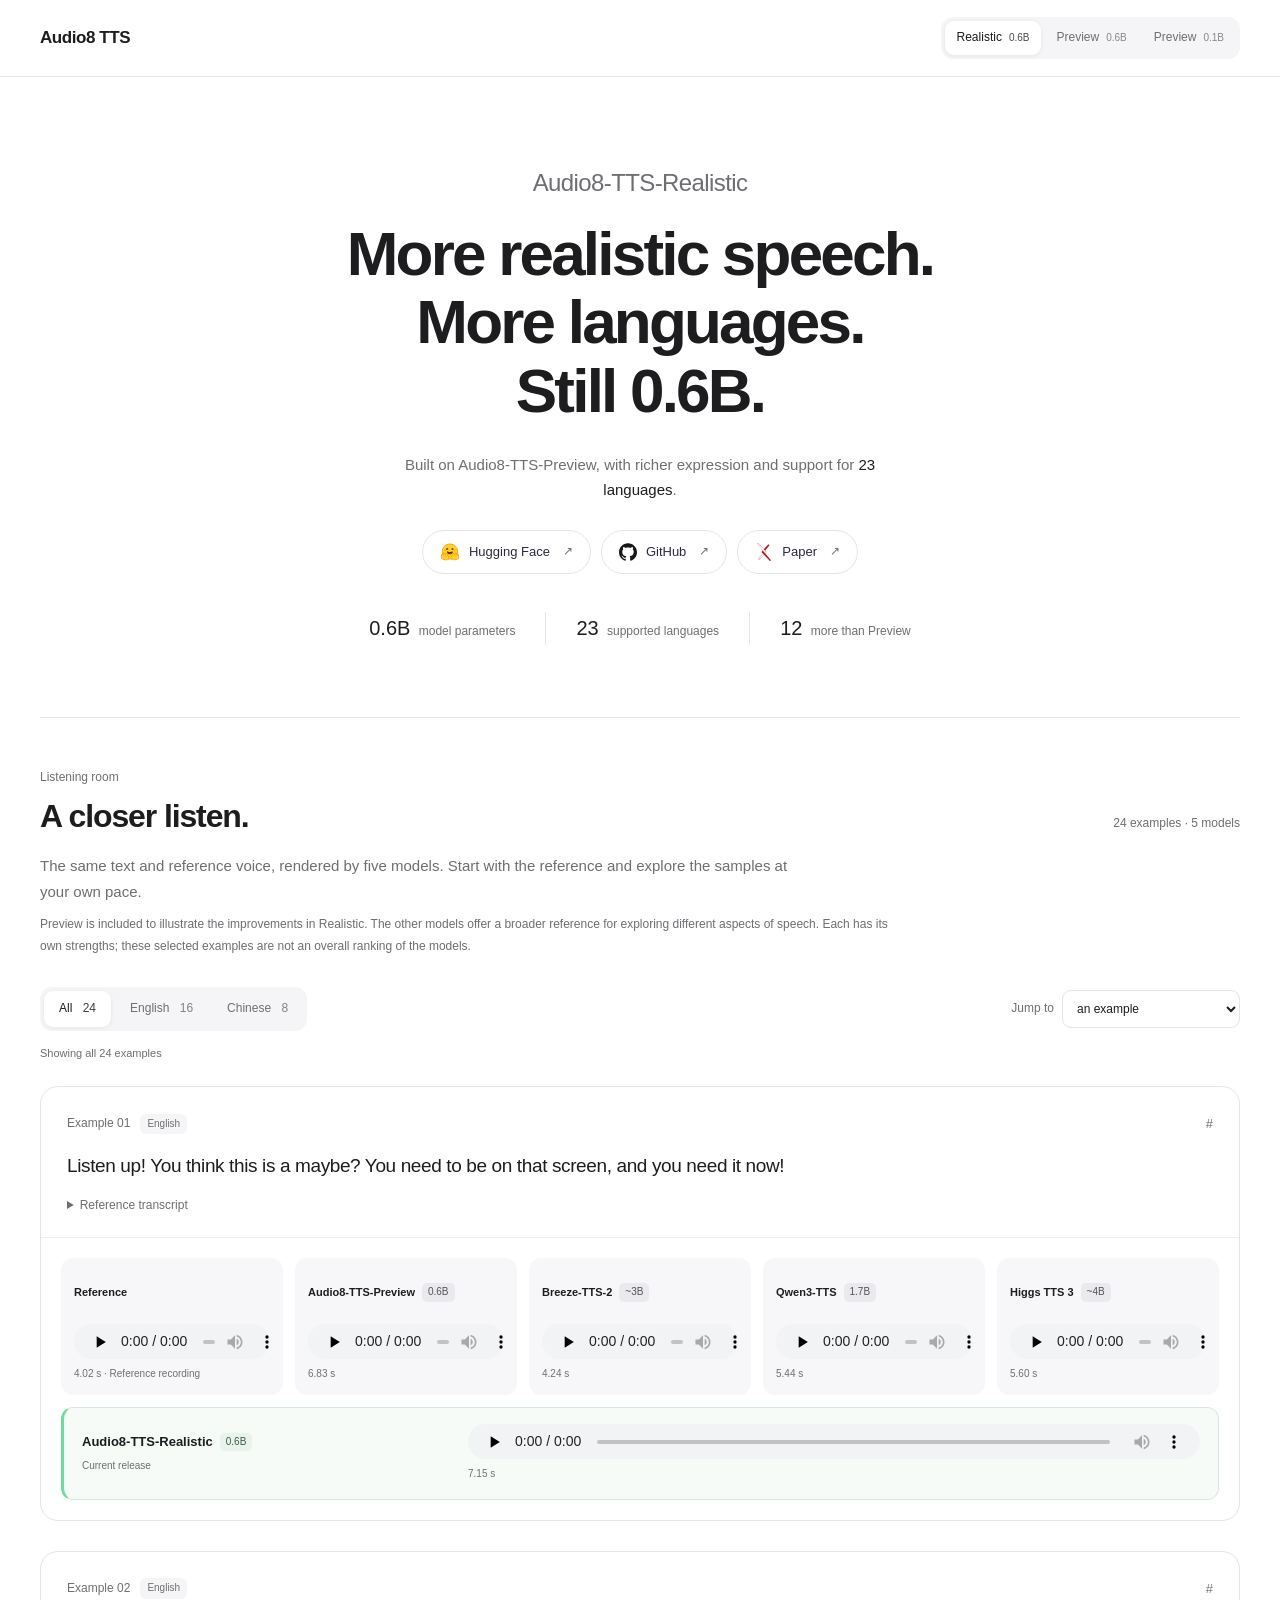
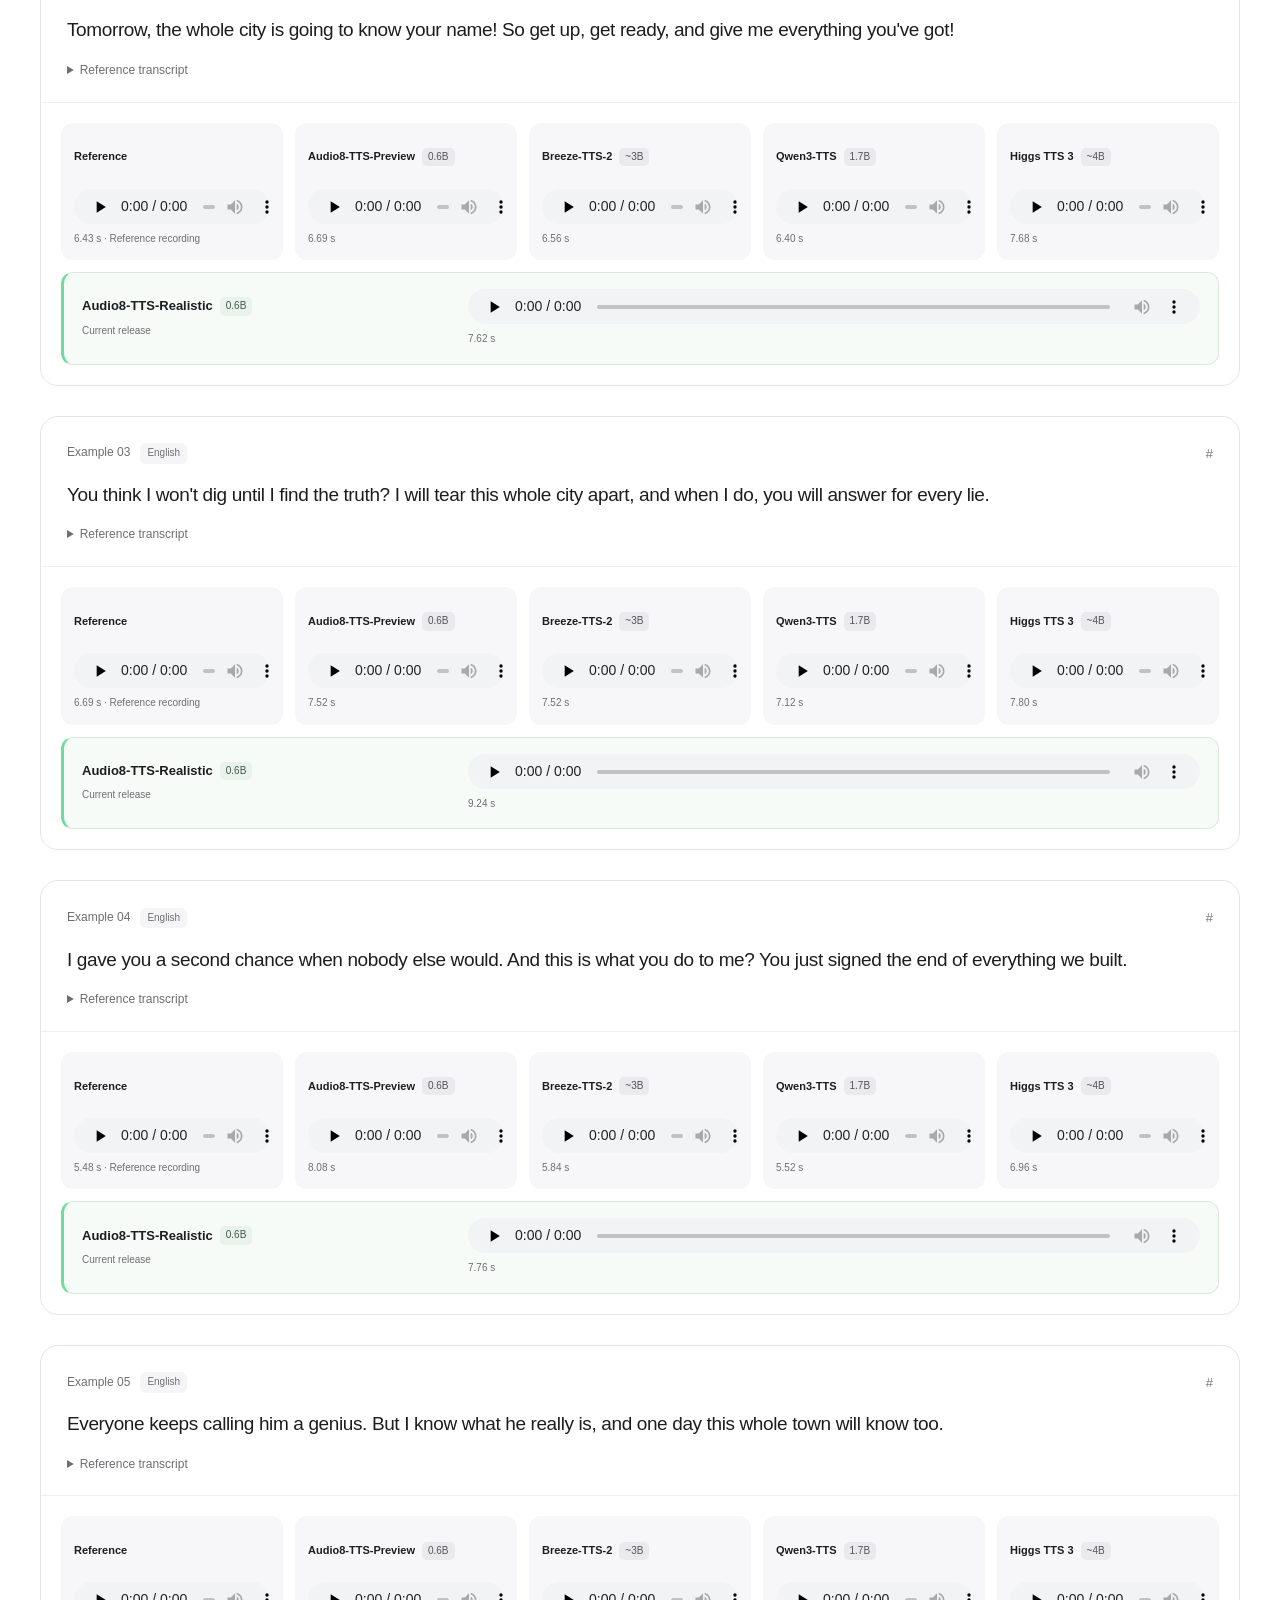
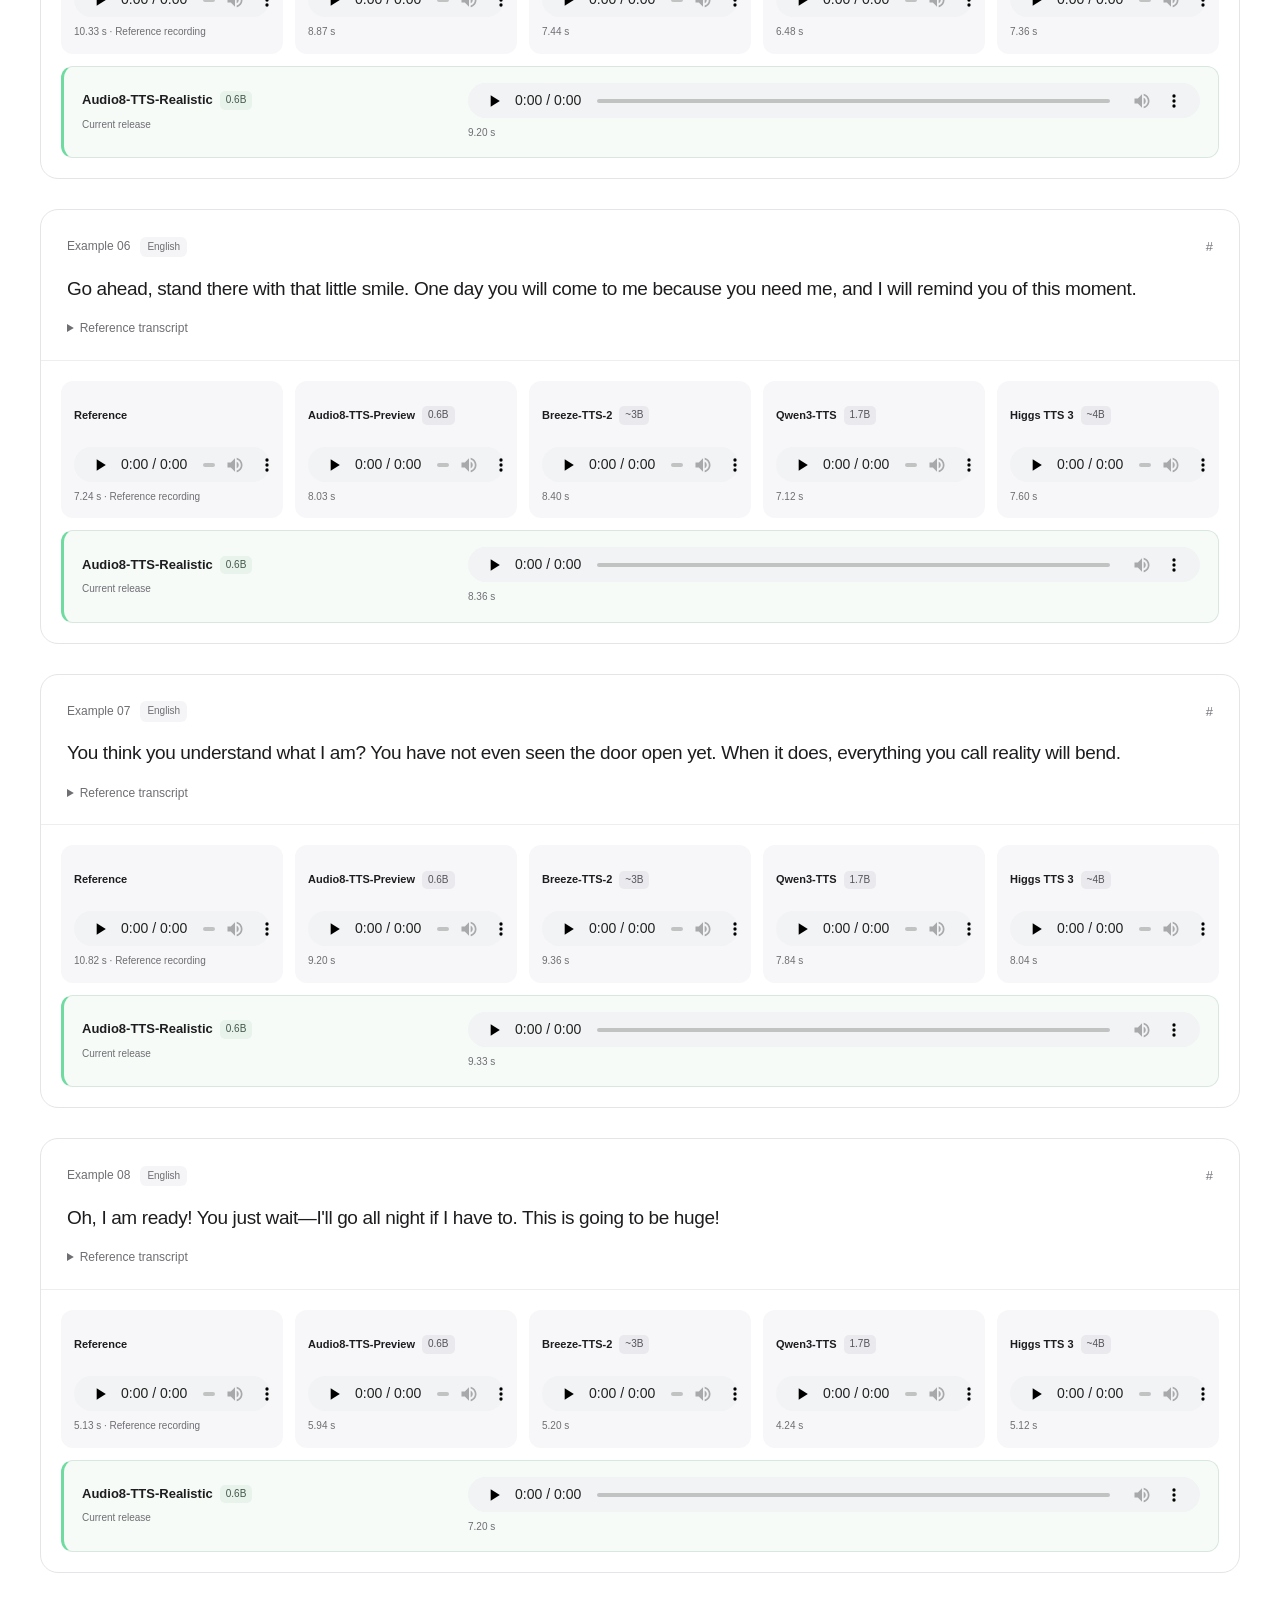
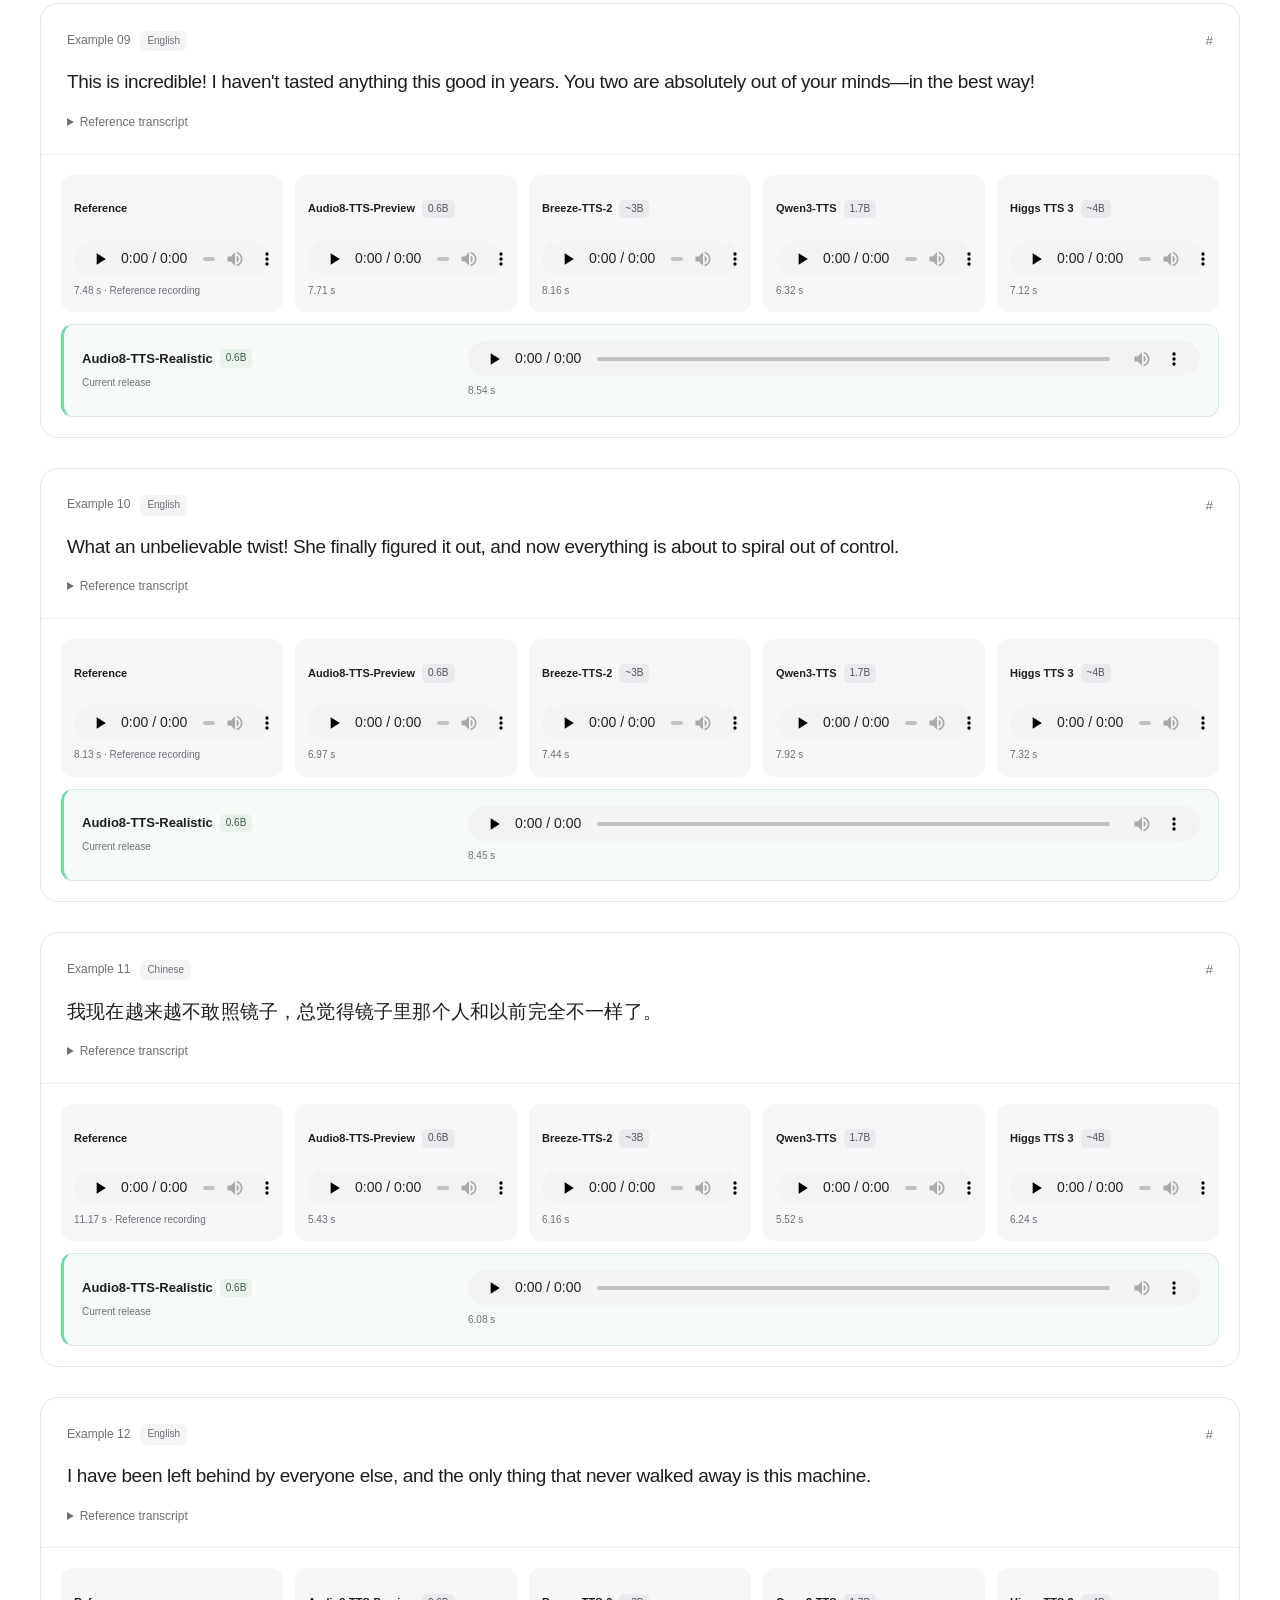
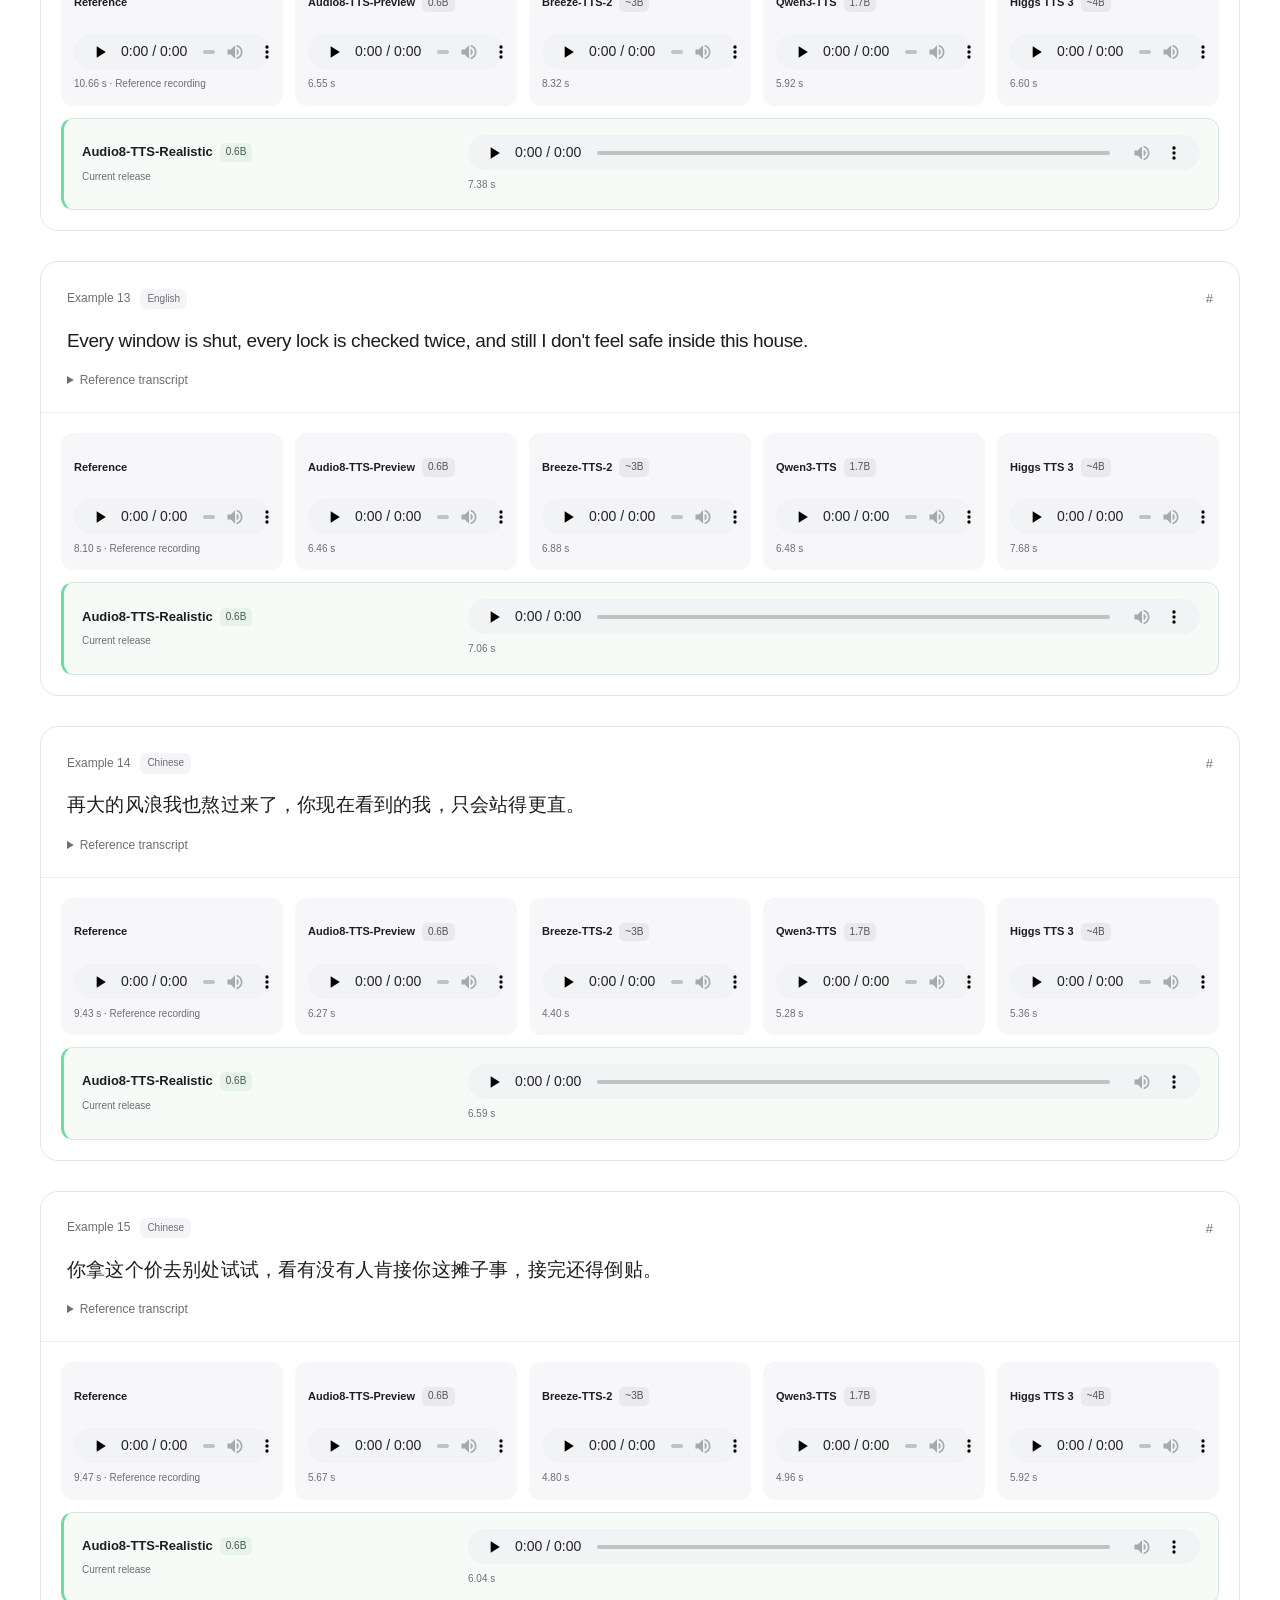
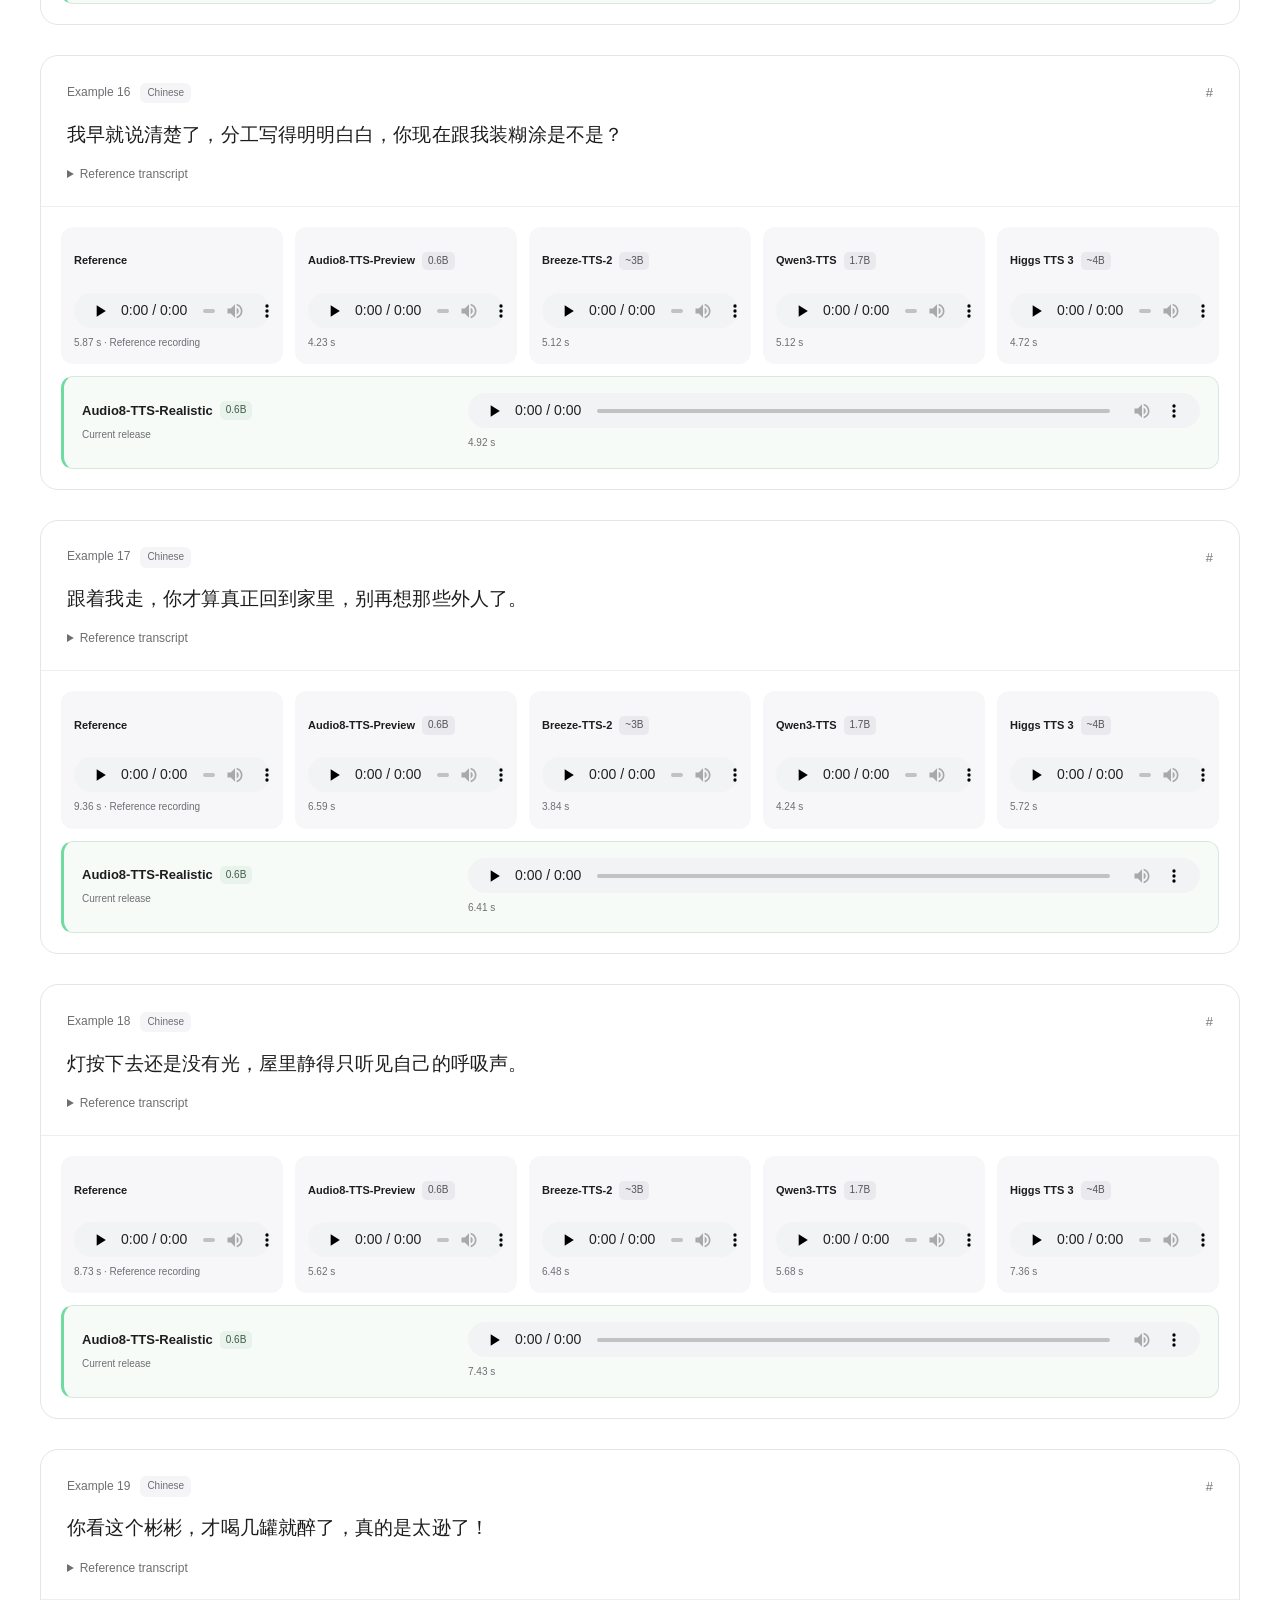
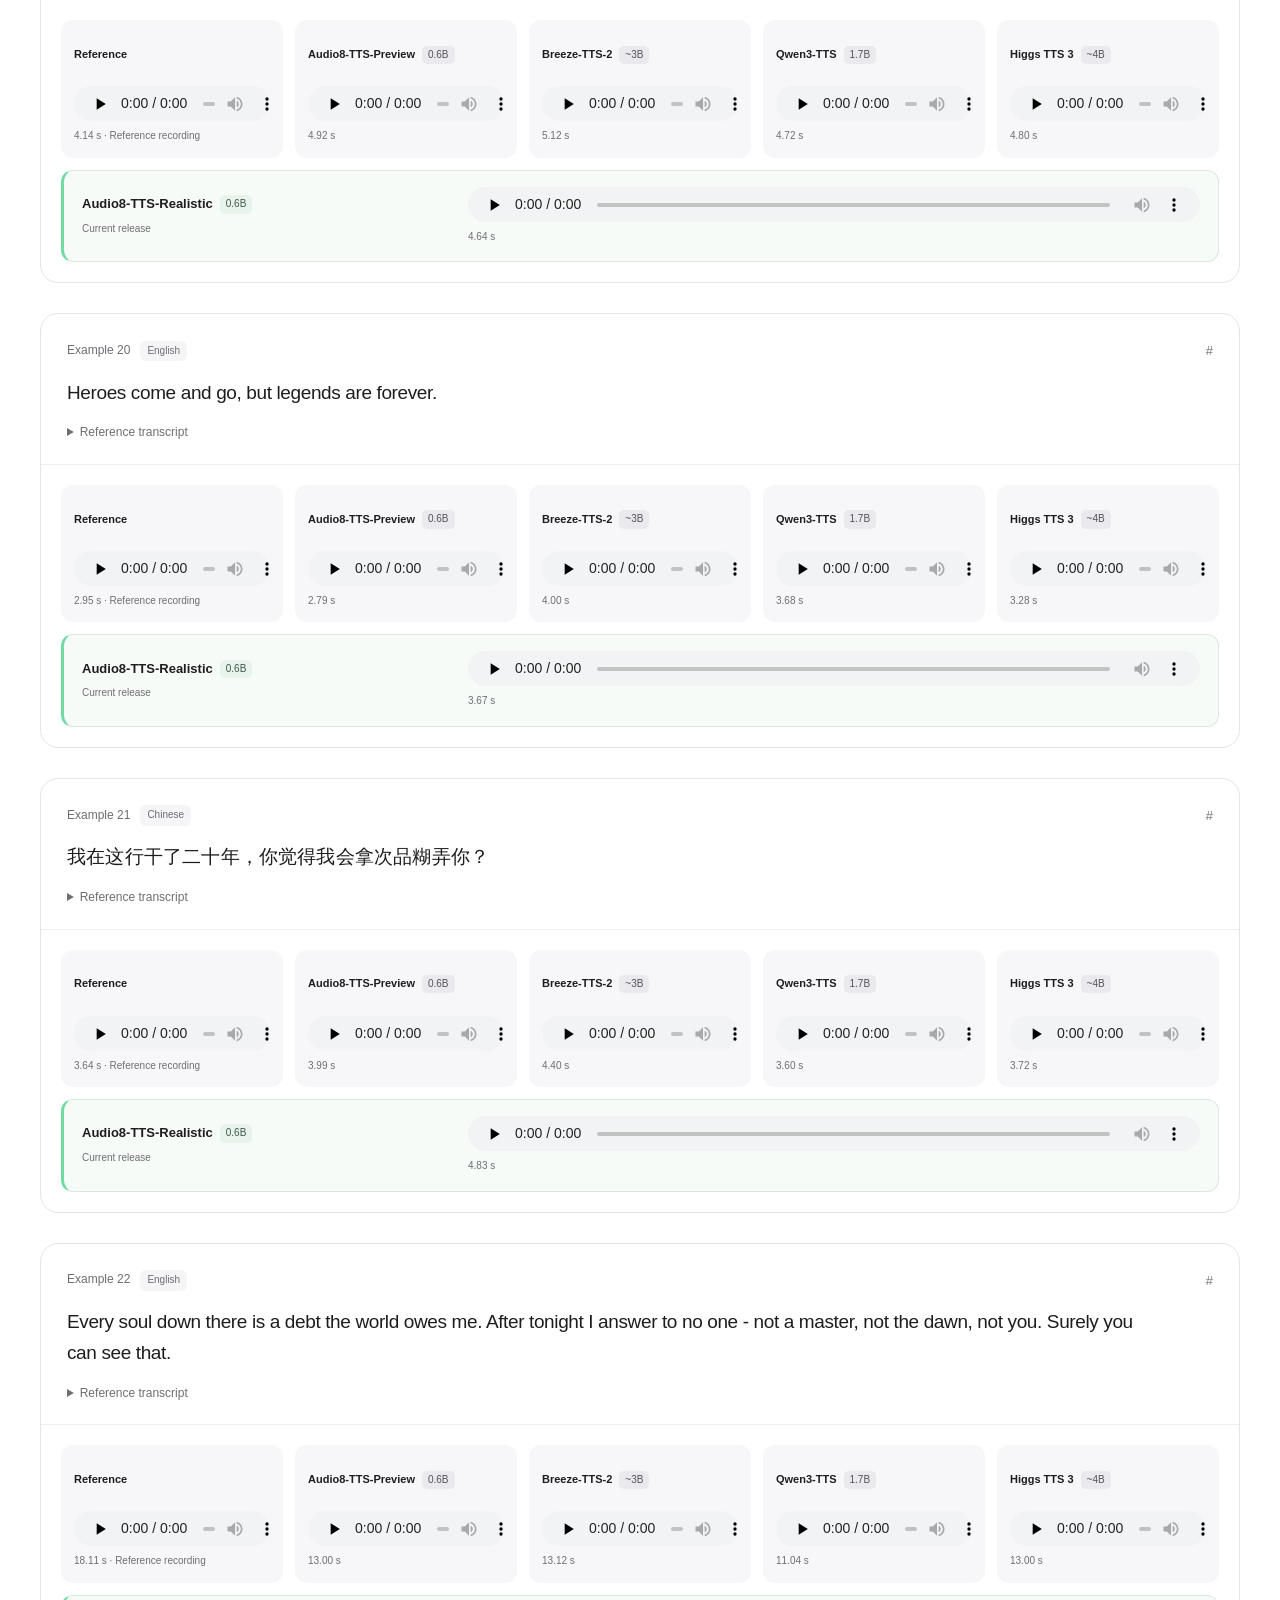
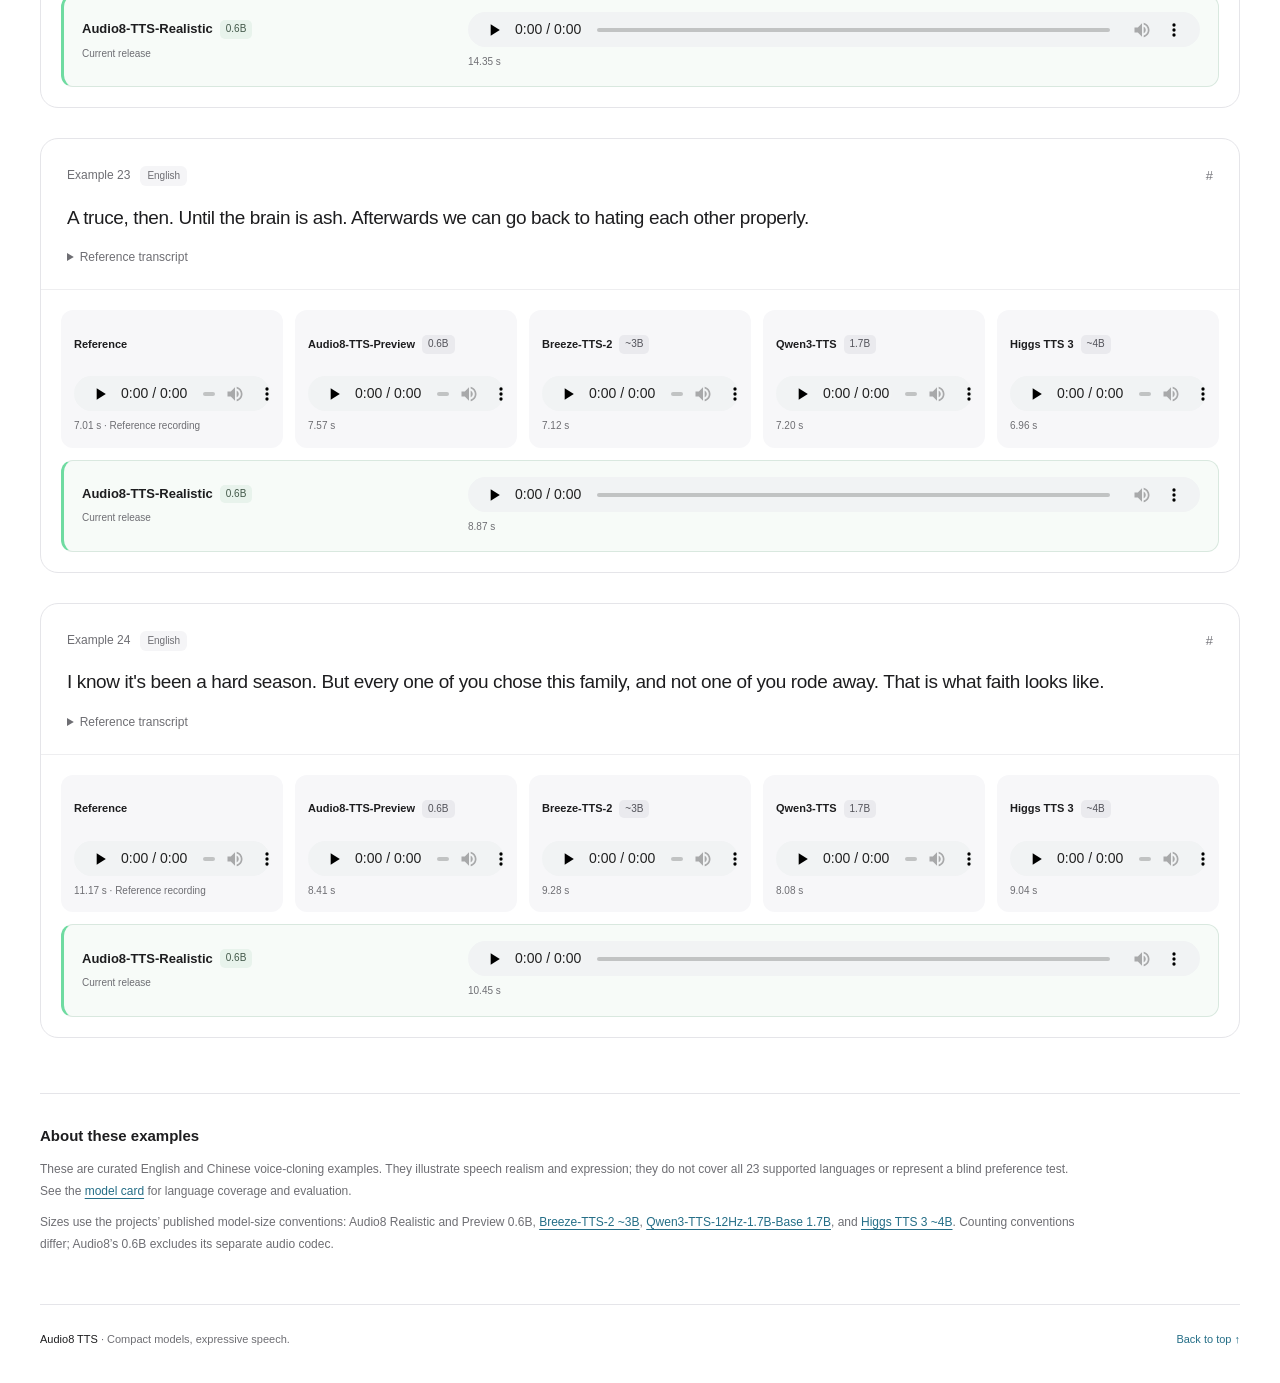
<file: docs/index.html>
<!doctype html>
<html lang="en">
<head>
  <meta charset="utf-8">
  <meta name="viewport" content="width=device-width, initial-scale=1">
  <meta name="color-scheme" content="light">
  <meta name="theme-color" content="#ffffff">
  <title>Audio8-TTS-Realistic · 0.6B — Listening Demo</title>
  <meta name="description" content="Listen to Audio8-TTS-Realistic: expressive speech in a compact 0.6B model, with 23 supported languages. Explore 24 examples alongside Preview, Breeze-TTS-2, Qwen3-TTS and Higgs TTS 3.">
  <meta property="og:type" content="website">
  <meta property="og:title" content="Audio8-TTS-Realistic · 0.6B">
  <meta property="og:description" content="More realistic speech. More languages. Still 0.6B. Explore 24 voice-cloning examples.">
  <meta property="og:url" content="https://edge0-ai.github.io/Audio8_TTS/">
  <link rel="canonical" href="https://edge0-ai.github.io/Audio8_TTS/">
  <link rel="stylesheet" href="version-nav.css">
  <link rel="stylesheet" href="realistic-0.6b/styles.css?v=2">
</head>
<body>
  <a class="skip-link" href="#listening">Skip to listening examples</a>
  <header class="version-bar" id="top">
    <div class="shell version-inner">
      <a class="version-brand" href="./">Audio8 TTS</a>
      <nav class="version-switcher" aria-label="Model versions">
        <a href="realistic-0.6b/" aria-current="page">Realistic <span>0.6B</span></a>
        <a href="preview-0.6b/">Preview <span>0.6B</span></a>
        <a href="0.1B/">Preview <span>0.1B</span></a>
      </nav>
    </div>
  </header>

  <main>
    <section class="hero shell" aria-labelledby="hero-title">
      <h1 id="hero-title">Audio8-TTS-Realistic</h1>
      <p class="hero-copy">More realistic speech.<br>More languages.<br>Still 0.6B.</p>
      <p class="hero-detail">Built on Audio8-TTS-Preview, with richer expression and support for <strong>23 languages</strong>.</p>
      <div class="hero-actions">
        <a class="button model-link" href="https://huggingface.co/Edge0/Audio8-TTS-Realistic-0.6b"><img src="realistic-0.6b/icons/huggingface.svg" alt="" width="20" height="20">Hugging Face <span aria-hidden="true">↗</span></a>
        <a class="button github-link" href="https://github.com/Edge0-AI/Audio8_TTS"><img src="realistic-0.6b/icons/github.svg" alt="" width="18" height="18">GitHub <span aria-hidden="true">↗</span></a>
        <a class="button paper-link" href="https://arxiv.org/abs/2610.14776"><img src="realistic-0.6b/icons/arxiv.svg" alt="" width="18" height="18">Paper <span aria-hidden="true">↗</span></a>
      </div>
      <div class="hero-facts" aria-label="Model highlights">
        <span><strong>0.6B</strong> model parameters</span>
        <span><strong>23</strong> supported languages</span>
        <span><strong>12</strong> more than Preview</span>
      </div>
    </section>

    <section class="listening shell" id="listening" aria-labelledby="listening-title">
      <div class="section-heading">
        <div><p class="eyebrow">Listening room</p><h2 id="listening-title">A closer listen.</h2></div>
        <span class="example-total">24 examples · 5 models</span>
      </div>
      <p class="section-copy">The same text and reference voice, rendered by five models. Start with the reference and explore the samples at your own pace.</p>
      <p class="listening-note">Preview is included to illustrate the improvements in Realistic. The other models offer a broader reference for exploring different aspects of speech. Each has its own strengths; these selected examples are not an overall ranking of the models.</p>
      <div class="listening-controls">
        <div class="filters" role="group" aria-label="Filter examples by language">
          <button type="button" data-language="all" aria-pressed="true">All <span>24</span></button>
          <button type="button" data-language="en" aria-pressed="false">English <span>16</span></button>
          <button type="button" data-language="zh" aria-pressed="false">Chinese <span>8</span></button>
        </div>
        <label class="jump-label">Jump to <select id="sample-jump" aria-label="Jump to an example"><option value="">an example</option></select></label>
      </div>
      <p id="result-count" class="result-count" role="status">Showing all 24 examples</p>
      <div id="demo-root"><p class="loading">Loading listening examples…</p></div>
      <noscript><p>Enable JavaScript to load the listening examples and audio players.</p></noscript>
    </section>

    <aside class="notes shell" aria-labelledby="notes-title">
      <h2 id="notes-title">About these examples</h2>
      <p>These are curated English and Chinese voice-cloning examples. They illustrate speech realism and expression; they do not cover all 23 supported languages or represent a blind preference test. See the <a href="https://huggingface.co/Edge0/Audio8-TTS-Realistic-0.6b#evaluation">model card</a> for language coverage and evaluation.</p>
      <p>Sizes use the projects’ published model-size conventions: Audio8 Realistic and Preview 0.6B, <a href="https://huggingface.co/BreezeBlue/Breeze-TTS-2">Breeze-TTS-2 ~3B</a>, <a href="https://huggingface.co/Qwen/Qwen3-TTS-12Hz-1.7B-Base">Qwen3-TTS-12Hz-1.7B-Base 1.7B</a>, and <a href="https://huggingface.co/bosonai/higgs-tts-3-4b">Higgs TTS 3 ~4B</a>. Counting conventions differ; Audio8’s 0.6B excludes its separate audio codec.</p>
    </aside>
  </main>
  <footer class="site-footer shell"><span><strong>Audio8 TTS</strong> · Compact models, expressive speech.</span><a href="#top">Back to top ↑</a></footer>
  <script src="realistic-0.6b/data.js" defer></script>
  <script src="realistic-0.6b/app.js?v=2" defer></script>
</body>
</html>
</file>
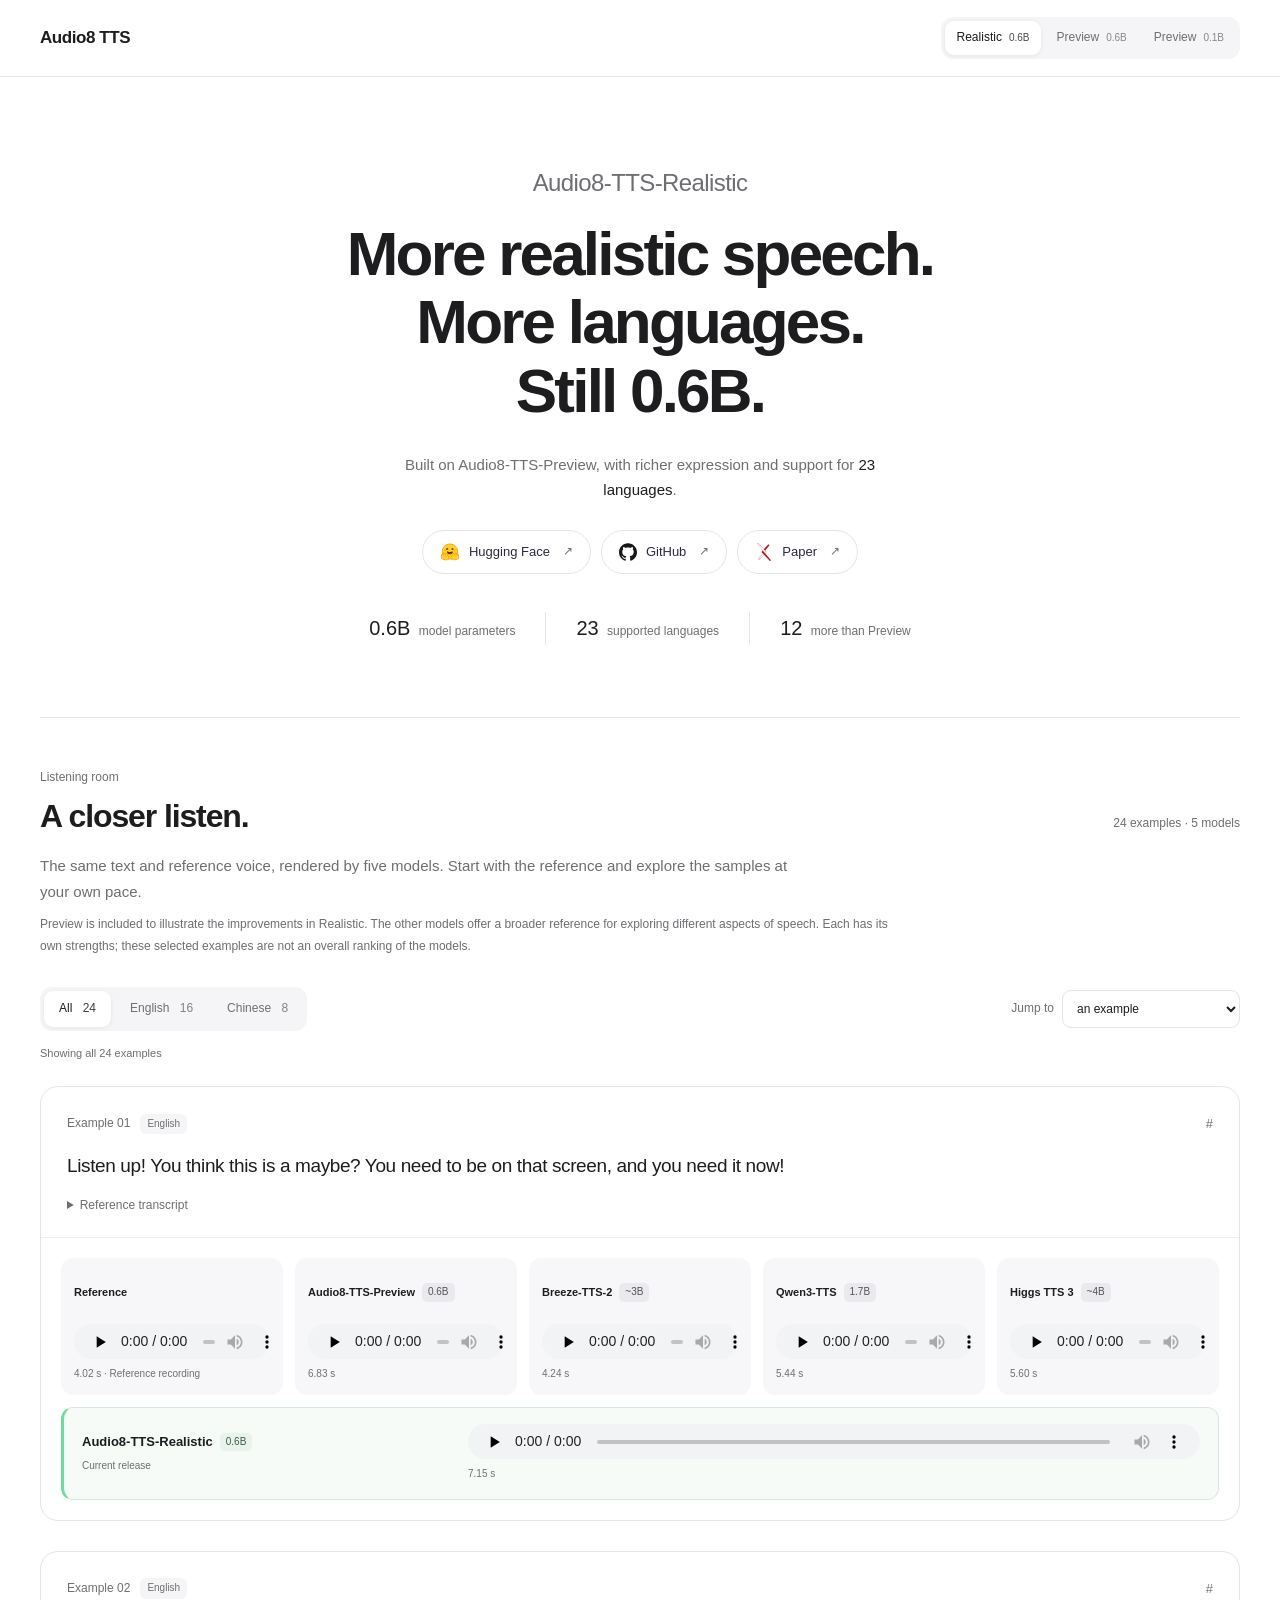
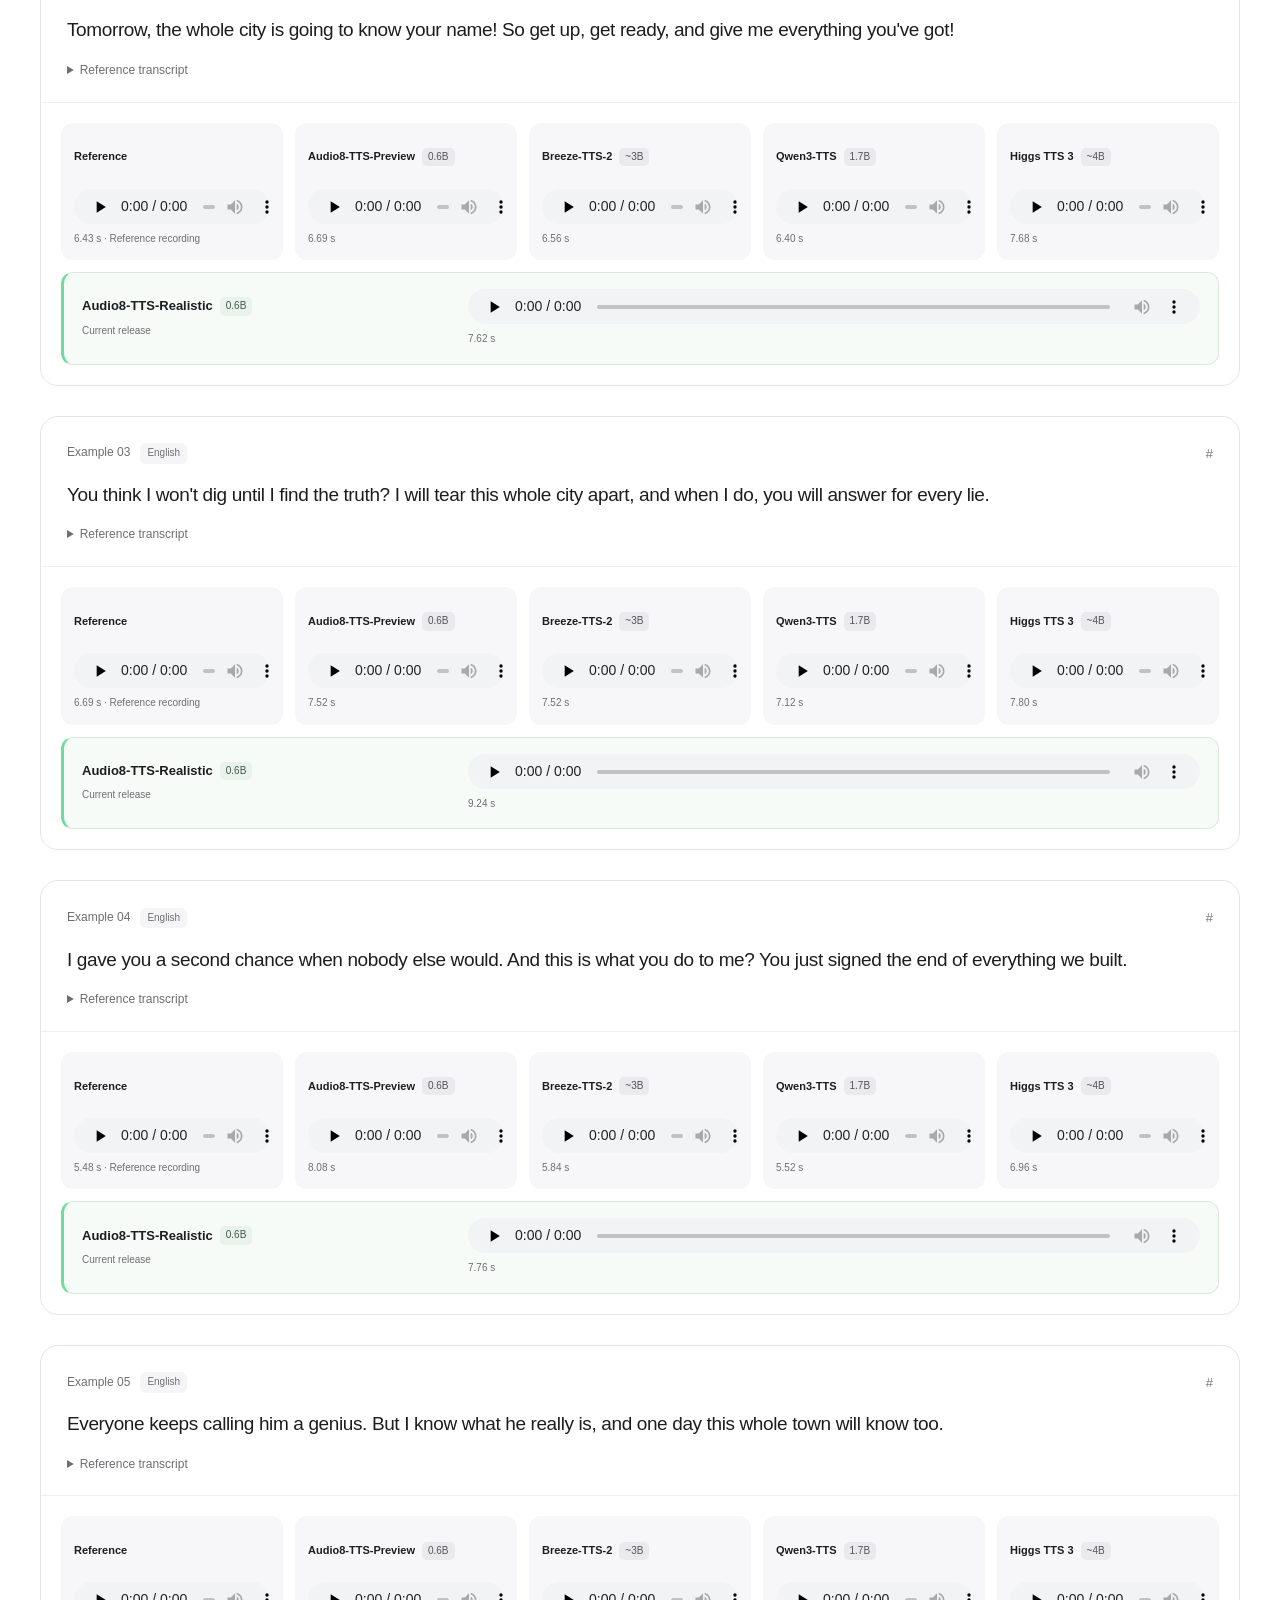
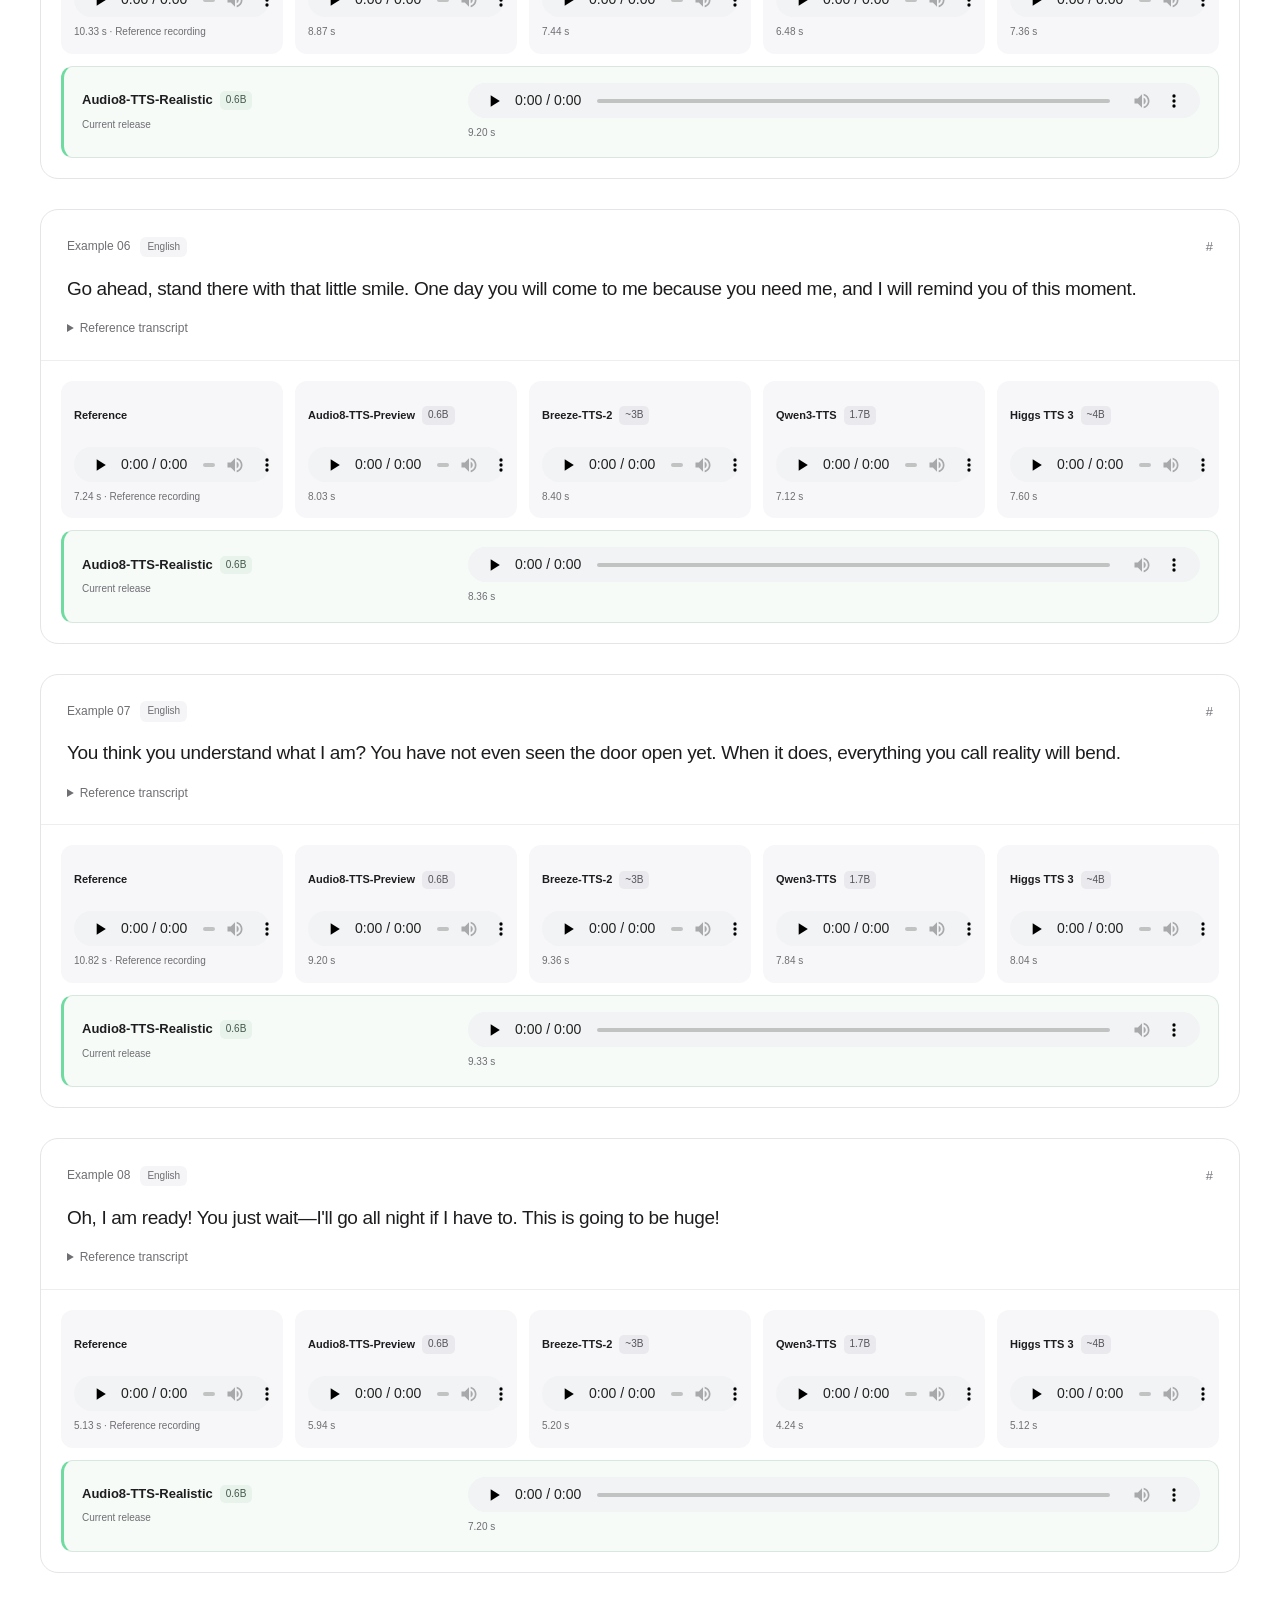
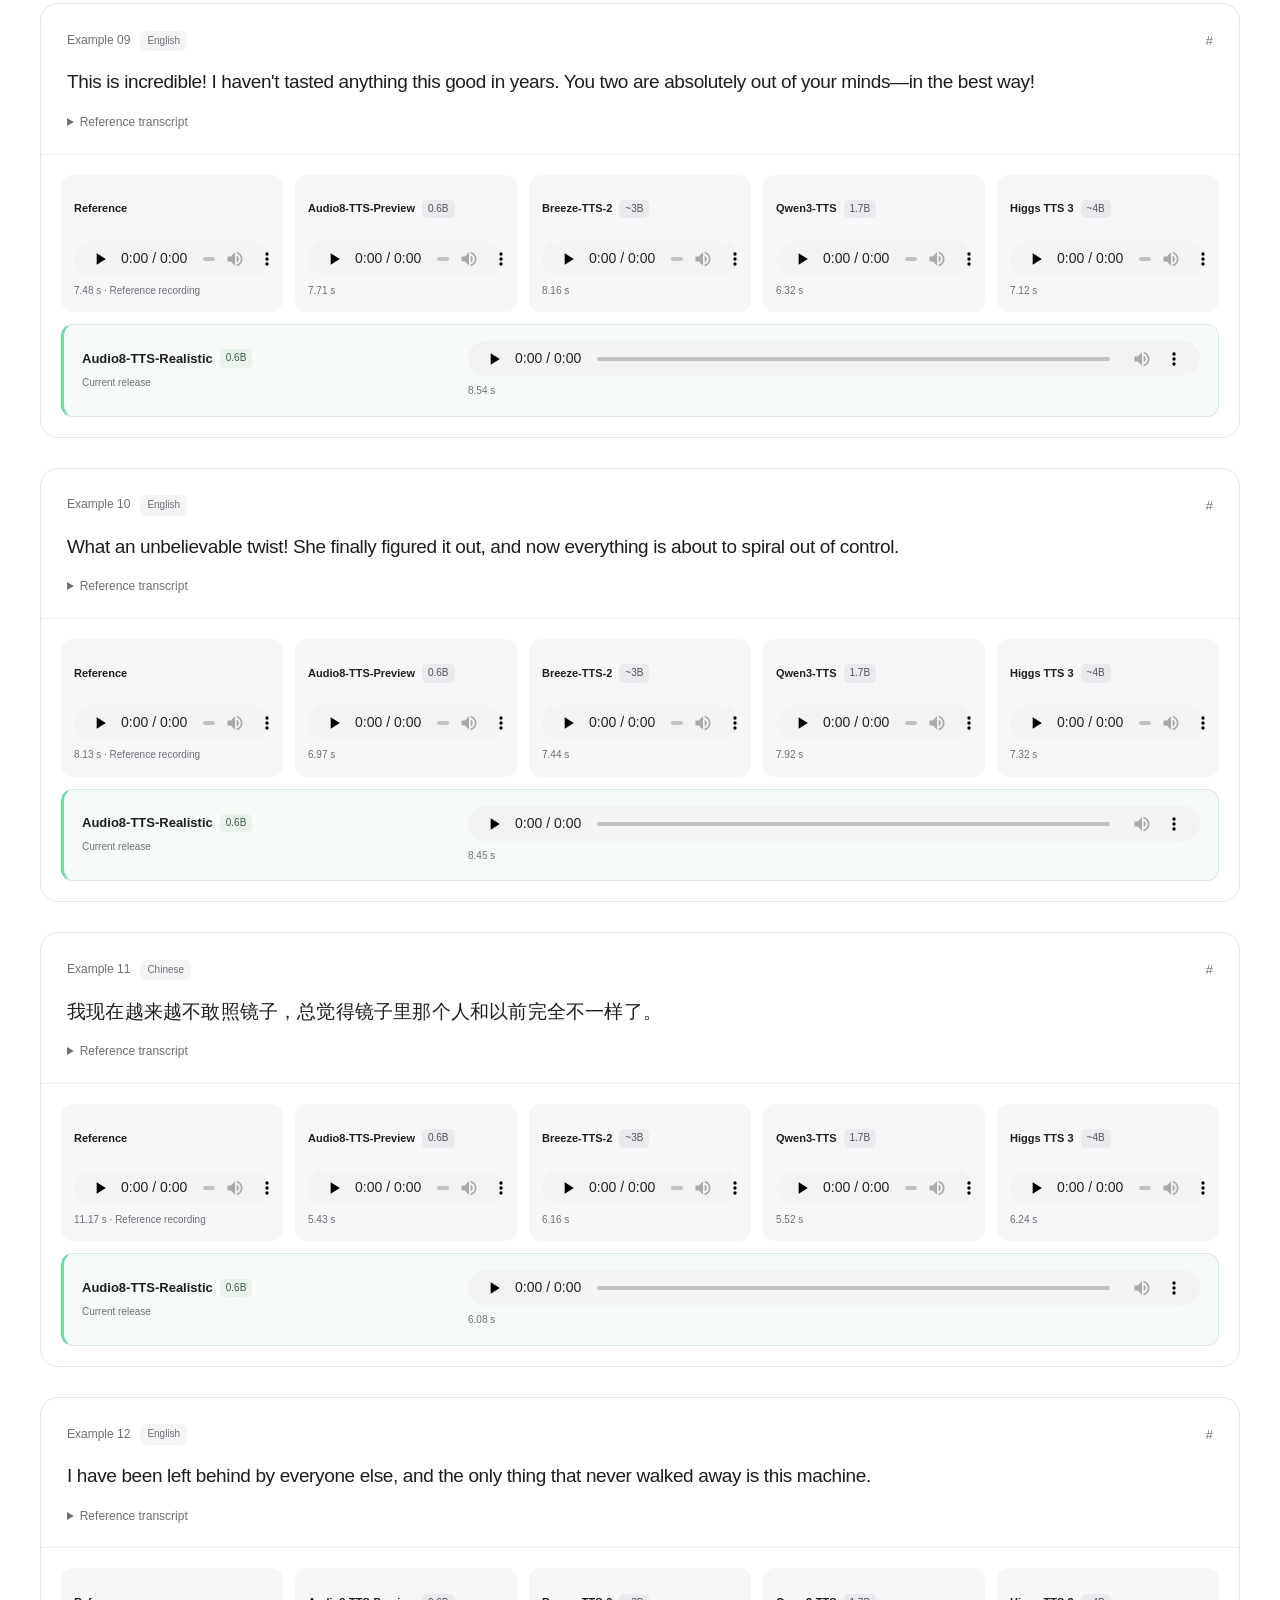
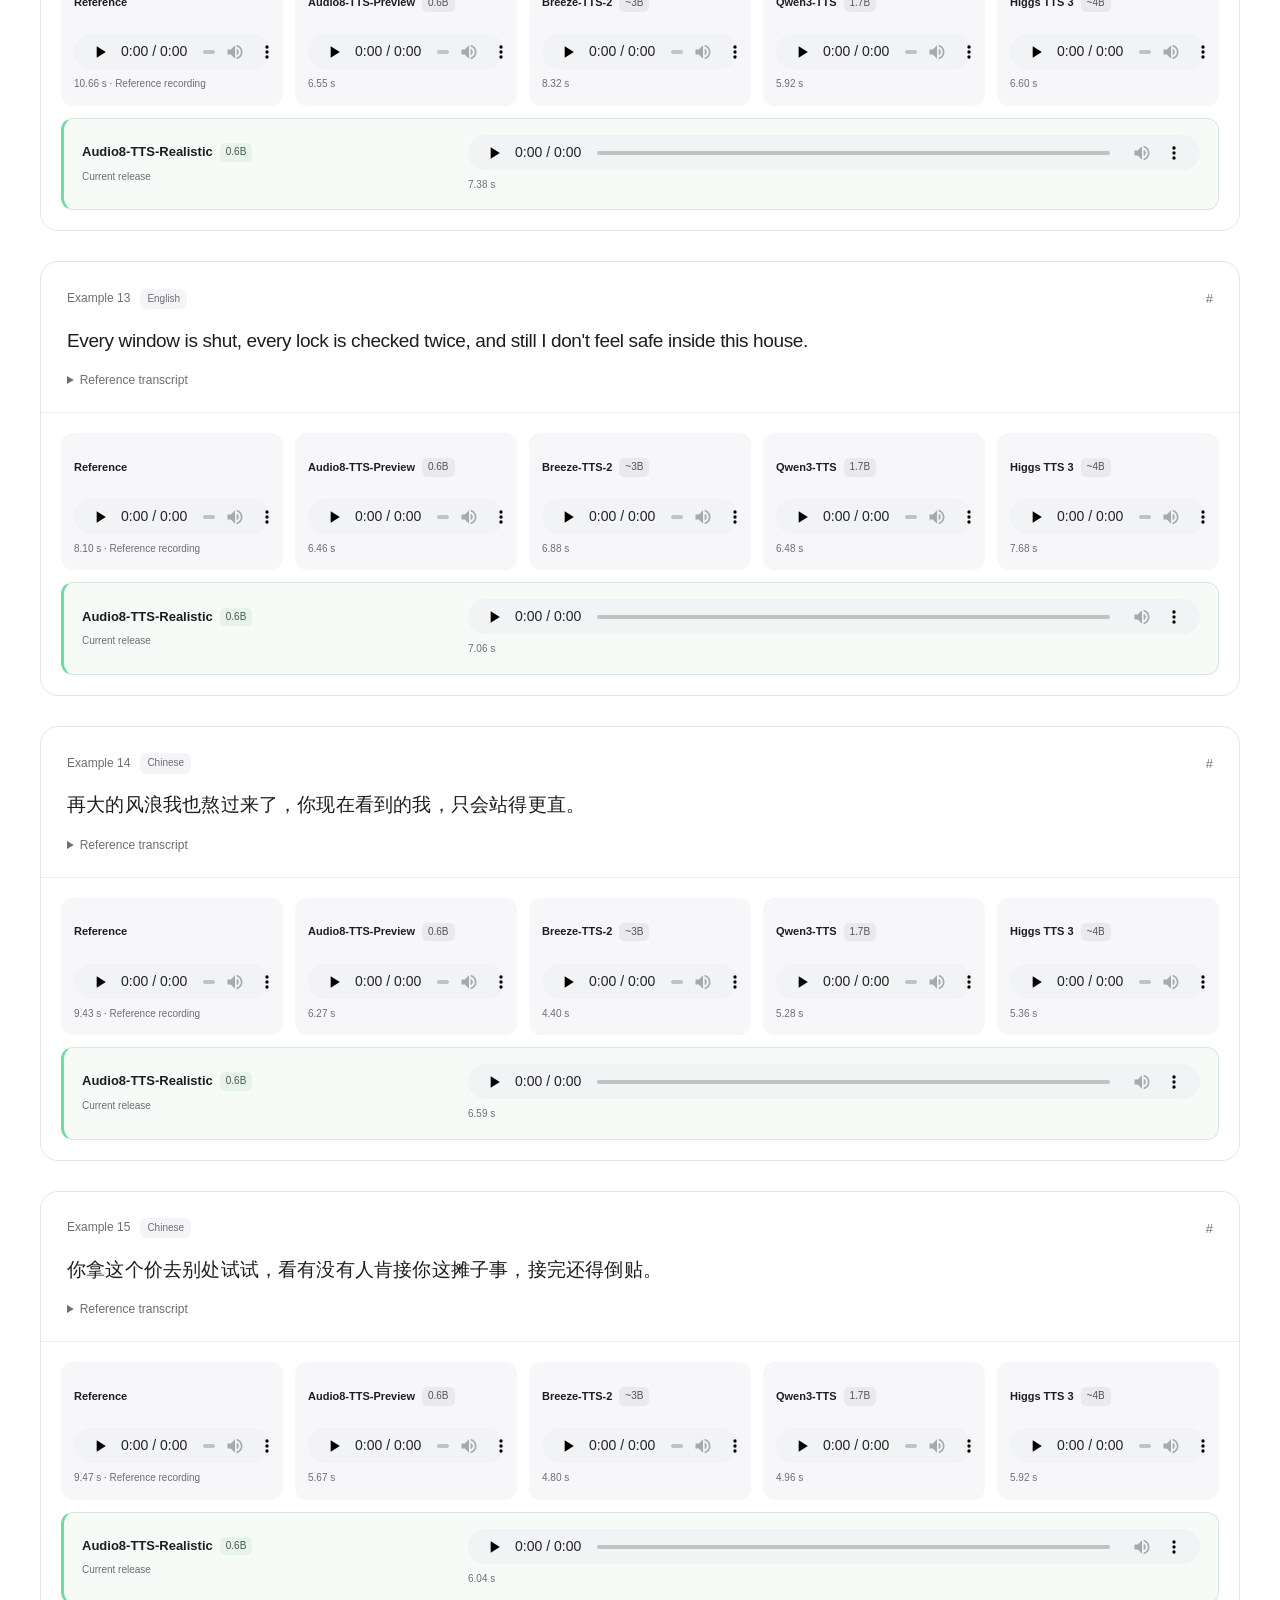
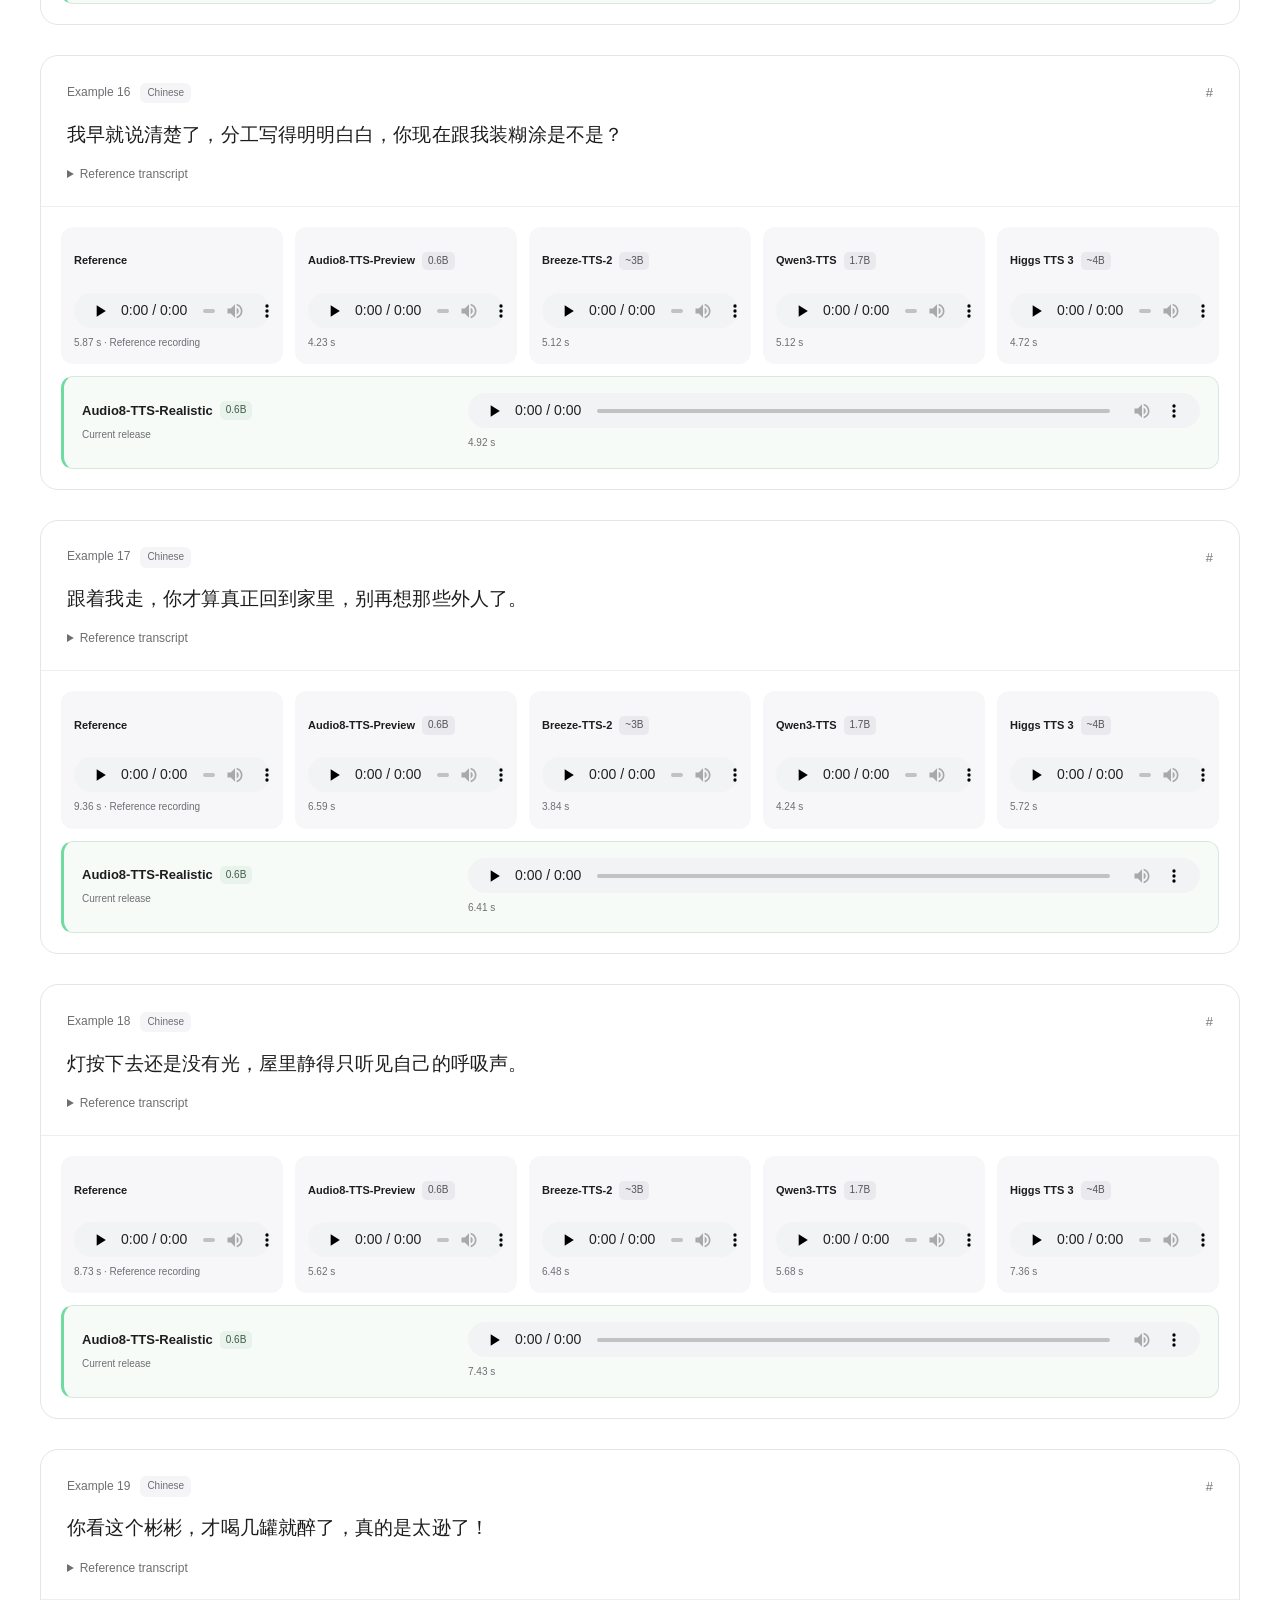
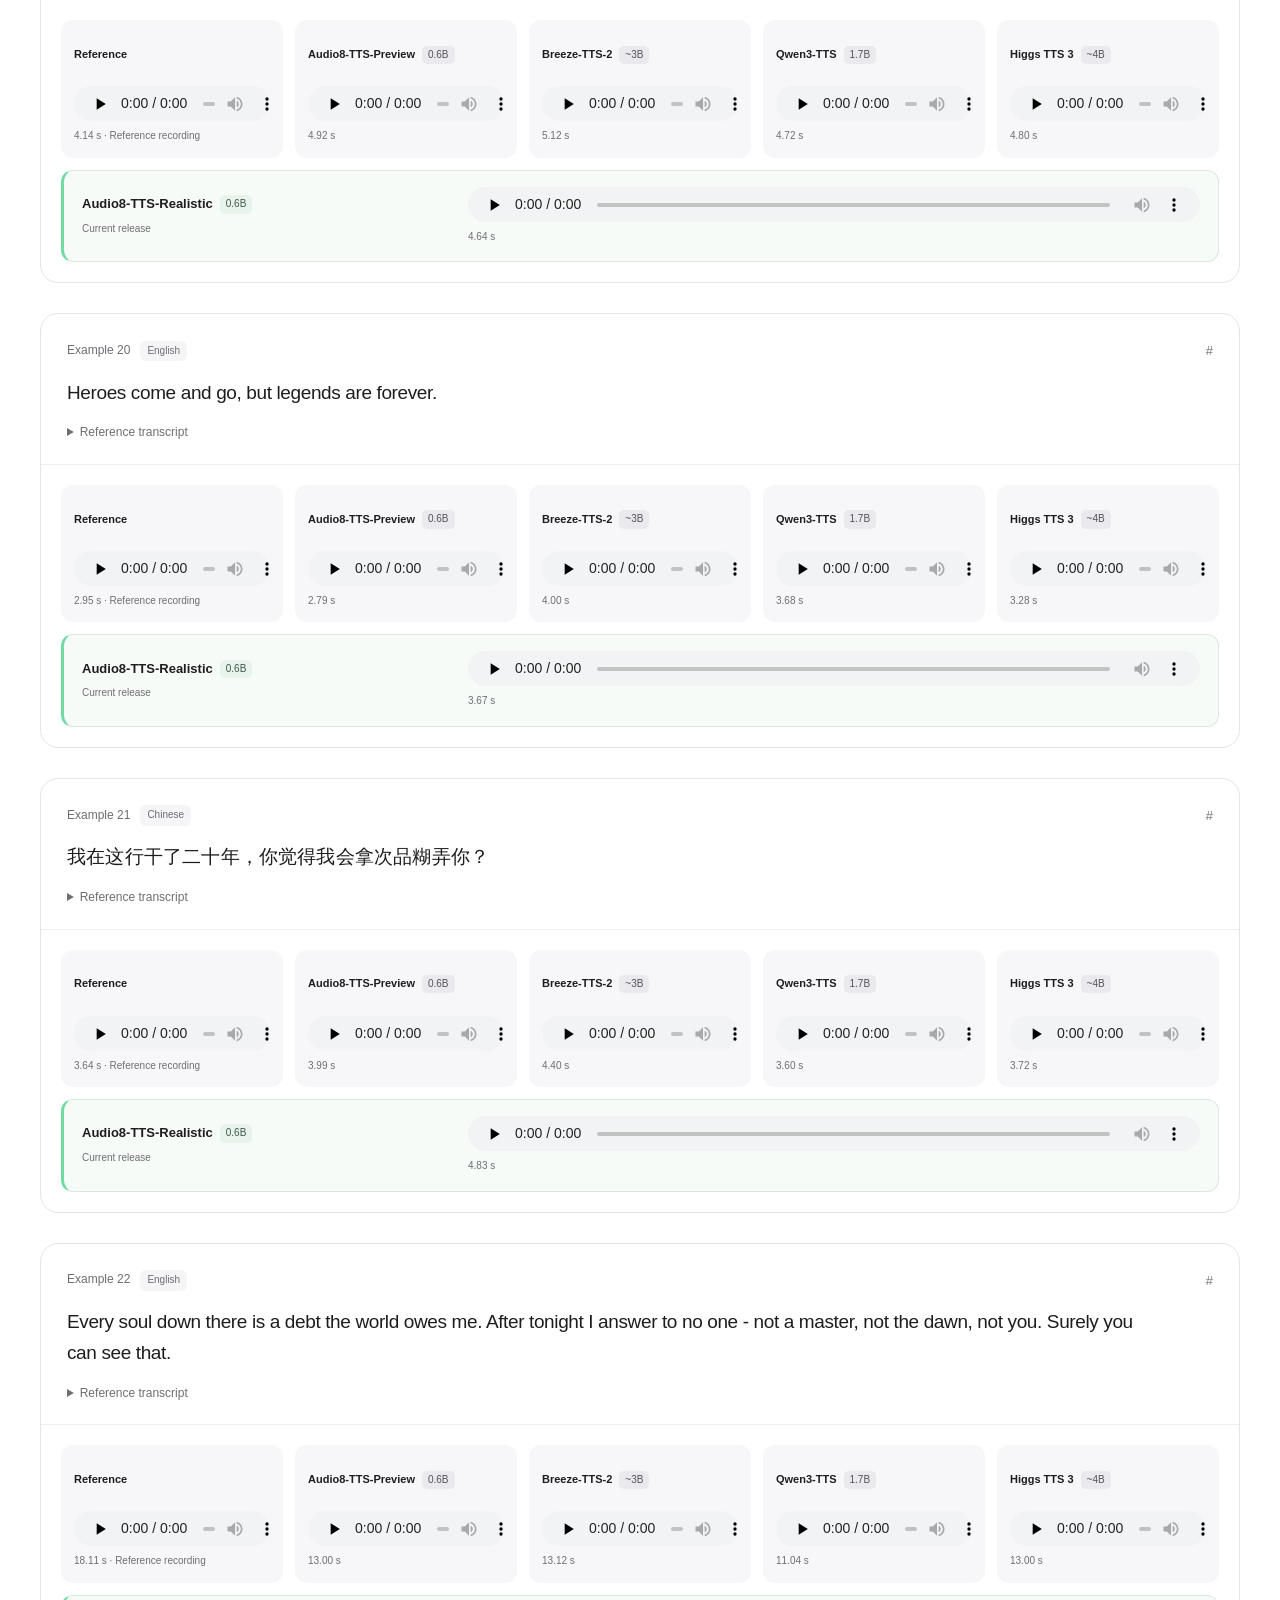
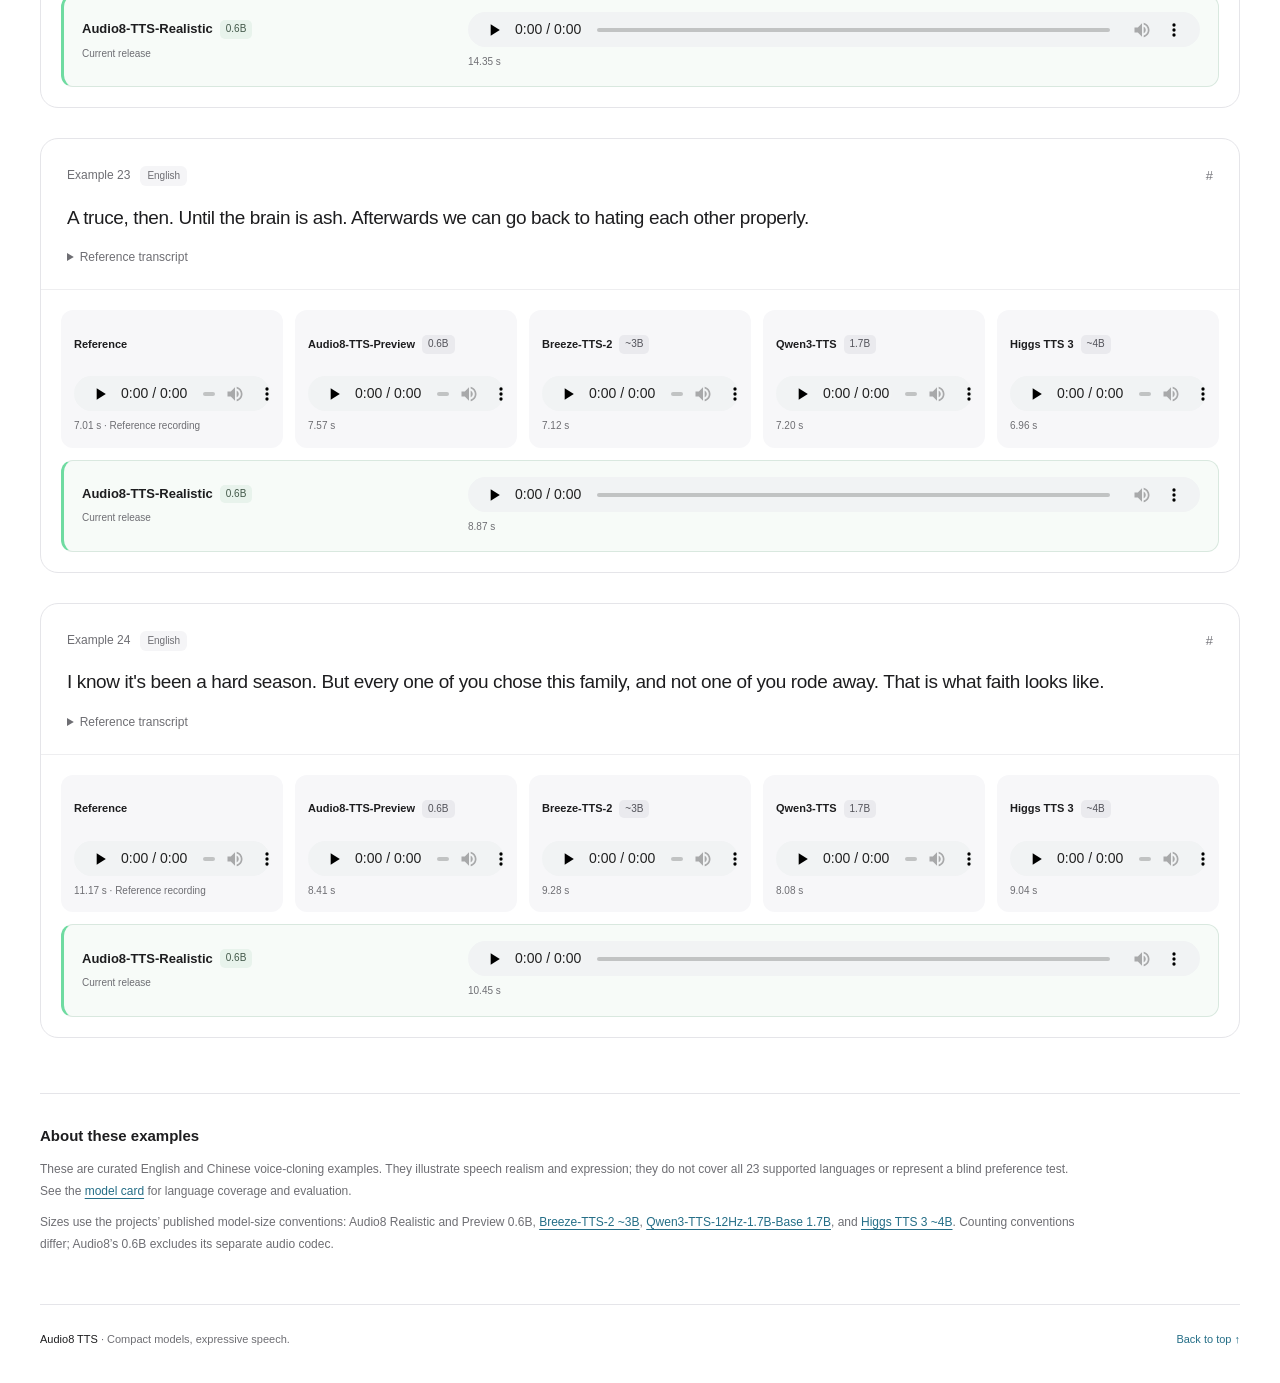
<file: docs/realistic-0.6b/index.html>
<!doctype html>
<html lang="en">
<head>
  <meta charset="utf-8">
  <meta name="viewport" content="width=device-width, initial-scale=1">
  <meta name="color-scheme" content="light">
  <meta name="theme-color" content="#ffffff">
  <title>Audio8-TTS-Realistic · 0.6B — Listening Demo</title>
  <meta name="description" content="Listen to Audio8-TTS-Realistic: expressive speech in a compact 0.6B model, with 23 supported languages. Explore 24 examples alongside Preview, Breeze-TTS-2, Qwen3-TTS and Higgs TTS 3.">
  <meta property="og:type" content="website">
  <meta property="og:title" content="Audio8-TTS-Realistic · 0.6B">
  <meta property="og:description" content="More realistic speech. More languages. Still 0.6B. Explore 24 voice-cloning examples.">
  <meta property="og:url" content="https://edge0-ai.github.io/Audio8_TTS/realistic-0.6b/">
  <link rel="canonical" href="https://edge0-ai.github.io/Audio8_TTS/realistic-0.6b/">
  <link rel="stylesheet" href="../version-nav.css">
  <link rel="stylesheet" href="./styles.css?v=2">
</head>
<body>
  <a class="skip-link" href="#listening">Skip to listening examples</a>
  <header class="version-bar" id="top">
    <div class="shell version-inner">
      <a class="version-brand" href="../">Audio8 TTS</a>
      <nav class="version-switcher" aria-label="Model versions">
        <a href="../realistic-0.6b/" aria-current="page">Realistic <span>0.6B</span></a>
        <a href="../preview-0.6b/">Preview <span>0.6B</span></a>
        <a href="../0.1B/">Preview <span>0.1B</span></a>
      </nav>
    </div>
  </header>

  <main>
    <section class="hero shell" aria-labelledby="hero-title">
      <h1 id="hero-title">Audio8-TTS-Realistic</h1>
      <p class="hero-copy">More realistic speech.<br>More languages.<br>Still 0.6B.</p>
      <p class="hero-detail">Built on Audio8-TTS-Preview, with richer expression and support for <strong>23 languages</strong>.</p>
      <div class="hero-actions">
        <a class="button model-link" href="https://huggingface.co/Edge0/Audio8-TTS-Realistic-0.6b"><img src="./icons/huggingface.svg" alt="" width="20" height="20">Hugging Face <span aria-hidden="true">↗</span></a>
        <a class="button github-link" href="https://github.com/Edge0-AI/Audio8_TTS"><img src="./icons/github.svg" alt="" width="18" height="18">GitHub <span aria-hidden="true">↗</span></a>
        <a class="button paper-link" href="https://arxiv.org/abs/2610.14776"><img src="./icons/arxiv.svg" alt="" width="18" height="18">Paper <span aria-hidden="true">↗</span></a>
      </div>
      <div class="hero-facts" aria-label="Model highlights">
        <span><strong>0.6B</strong> model parameters</span>
        <span><strong>23</strong> supported languages</span>
        <span><strong>12</strong> more than Preview</span>
      </div>
    </section>

    <section class="listening shell" id="listening" aria-labelledby="listening-title">
      <div class="section-heading">
        <div><p class="eyebrow">Listening room</p><h2 id="listening-title">A closer listen.</h2></div>
        <span class="example-total">24 examples · 5 models</span>
      </div>
      <p class="section-copy">The same text and reference voice, rendered by five models. Start with the reference and explore the samples at your own pace.</p>
      <p class="listening-note">Preview is included to illustrate the improvements in Realistic. The other models offer a broader reference for exploring different aspects of speech. Each has its own strengths; these selected examples are not an overall ranking of the models.</p>
      <div class="listening-controls">
        <div class="filters" role="group" aria-label="Filter examples by language">
          <button type="button" data-language="all" aria-pressed="true">All <span>24</span></button>
          <button type="button" data-language="en" aria-pressed="false">English <span>16</span></button>
          <button type="button" data-language="zh" aria-pressed="false">Chinese <span>8</span></button>
        </div>
        <label class="jump-label">Jump to <select id="sample-jump" aria-label="Jump to an example"><option value="">an example</option></select></label>
      </div>
      <p id="result-count" class="result-count" role="status">Showing all 24 examples</p>
      <div id="demo-root"><p class="loading">Loading listening examples…</p></div>
      <noscript><p>Enable JavaScript to load the listening examples and audio players.</p></noscript>
    </section>

    <aside class="notes shell" aria-labelledby="notes-title">
      <h2 id="notes-title">About these examples</h2>
      <p>These are curated English and Chinese voice-cloning examples. They illustrate speech realism and expression; they do not cover all 23 supported languages or represent a blind preference test. See the <a href="https://huggingface.co/Edge0/Audio8-TTS-Realistic-0.6b#evaluation">model card</a> for language coverage and evaluation.</p>
      <p>Sizes use the projects’ published model-size conventions: Audio8 Realistic and Preview 0.6B, <a href="https://huggingface.co/BreezeBlue/Breeze-TTS-2">Breeze-TTS-2 ~3B</a>, <a href="https://huggingface.co/Qwen/Qwen3-TTS-12Hz-1.7B-Base">Qwen3-TTS-12Hz-1.7B-Base 1.7B</a>, and <a href="https://huggingface.co/bosonai/higgs-tts-3-4b">Higgs TTS 3 ~4B</a>. Counting conventions differ; Audio8’s 0.6B excludes its separate audio codec.</p>
    </aside>
  </main>
  <footer class="site-footer shell"><span><strong>Audio8 TTS</strong> · Compact models, expressive speech.</span><a href="#top">Back to top ↑</a></footer>
  <script src="./data.js" defer></script>
  <script src="./app.js?v=2" defer></script>
</body>
</html>
</file>
<file: docs/version-nav.css>
/* Shared navigation for the preserved Audio8 listening pages. */
.version-bar {
  color: #253b38;
  background: #fff;
  border-bottom: 1px solid #dfe9e6;
  font-family: -apple-system, BlinkMacSystemFont, "Segoe UI", sans-serif;
}
.version-inner {
  display: flex;
  min-height: 78px;
  align-items: center;
  justify-content: space-between;
  gap: 20px;
  padding-block: 15px;
}
.version-brand {
  color: #183b35;
  font-size: 18px;
  font-weight: 750;
  text-decoration: none;
  white-space: nowrap;
}
.version-brand span {
  display: block;
  color: #71817d;
  font-size: 11px;
  font-weight: 500;
  letter-spacing: .02em;
}
.version-switcher {
  display: flex;
  flex-wrap: wrap;
  gap: 5px;
  padding: 5px;
  border: 1px solid #e2ebe8;
  border-radius: 14px;
  background: #f5f8f7;
}
.version-switcher a {
  display: inline-flex;
  align-items: center;
  gap: 7px;
  min-height: 38px;
  padding: 8px 13px;
  border-radius: 10px;
  color: #52645e;
  font-size: 13px;
  font-weight: 650;
  text-decoration: none;
  white-space: nowrap;
}
.version-switcher a span { font-size: 11px; opacity: .8; }
.version-switcher a:hover { color: #087f72; background: #e7f0ed; }
.version-switcher a[aria-current="page"] { color: #fff; background: #087f72; }
.version-bar a:focus-visible, .version-resources a:focus-visible {
  outline: 3px solid #087f72;
  outline-offset: 4px;
}
.version-resources { display: flex; flex-wrap: wrap; gap: 8px; }
.version-resources .repo-link { border-radius: 8px; }
.version-resources .repo-link:first-child { background: #087f72; }
.version-resources .repo-link:first-child:hover { background: #06665b; }
@media (max-width: 680px) {
  .version-inner { align-items: flex-start; flex-direction: column; gap: 12px; }
  .version-brand span { display: inline; margin-left: 9px; }
  .version-switcher { width: 100%; }
  .version-switcher a { flex: 1; justify-content: center; padding-inline: 8px; }
  .version-resources { margin-top: 16px; }
  .version-resources .repo-link { margin-top: 0; }
}
@media (max-width: 360px) {
  .version-switcher a { flex-direction: column; gap: 0; font-size: 12px; }
}
</file>
<file: docs/realistic-0.6b/styles.css>
:root {
  --ink: #1d1d1f;
  --muted: #6e6e73;
  --line: #e5e5e9;
  --paper: #fff;
  --soft: #f5f5f7;
  --orange: #ff5a21;
  --navy: #2a2b3d;
  --sky: #3ab2da;
  --mint: #6fdba1;
}
* { box-sizing: border-box; }
html { scroll-behavior: smooth; scroll-padding-top: 24px; }
body { margin: 0; background: var(--paper); color: var(--ink); font-family: -apple-system, BlinkMacSystemFont, "Segoe UI", sans-serif; font-size: 15px; line-height: 1.65; -webkit-font-smoothing: antialiased; }
a { color: #256e87; text-underline-offset: 3px; }
button, select { font: inherit; }
button, a, select { -webkit-tap-highlight-color: transparent; }
a:focus-visible, button:focus-visible, select:focus-visible, summary:focus-visible, audio:focus-visible { outline: 3px solid var(--sky); outline-offset: 4px; }
button { cursor: pointer; }
.shell { width: min(1200px, calc(100% - 64px)); margin-inline: auto; }
.skip-link { position: absolute; left: 18px; top: -80px; padding: 12px; background: #fff; z-index: 10; }
.skip-link:focus { top: 10px; }

/* Keep the quieter navigation local to the Realistic pages. */
.version-bar { background: #fff; border-color: var(--line); color: var(--ink); }
.version-inner { min-height: 76px; padding-block: 14px; }
.version-brand { color: var(--ink); font-size: 17px; font-weight: 600; letter-spacing: -.025em; }
.version-switcher { gap: 3px; padding: 4px; border: 0; border-radius: 12px; background: var(--soft); }
.version-switcher a { min-height: 34px; padding: 7px 12px; font-size: 12px; font-weight: 500; border-radius: 9px; color: var(--muted); }
.version-switcher a span { font-size: 10px; }
.version-switcher a:hover { color: var(--ink); background: #eaeaee; }
.version-switcher a[aria-current="page"] { color: var(--ink); background: #fff; box-shadow: 0 1px 4px #1d1d1f12; }
.version-bar a:focus-visible { outline-color: var(--sky); }

.hero { text-align: center; padding: 90px 0 72px; }
h1 { color: var(--muted); font-size: clamp(19px, 2.4vw, 24px); font-weight: 500; line-height: 1.3; letter-spacing: -.025em; margin: 0 0 22px; }
.hero-copy { color: var(--ink); font-size: clamp(35px, 5.8vw, 62px); font-weight: 600; line-height: 1.1; letter-spacing: -.045em; margin: 0 0 28px; }
.hero-detail { max-width: 520px; margin: 0 auto; color: var(--muted); font-size: 15px; }
.hero-detail strong { font-weight: 500; color: var(--ink); }
.hero-actions { display: flex; align-items: center; justify-content: center; flex-wrap: wrap; gap: 10px; margin: 28px 0 38px; }
.button { display: inline-flex; gap: 9px; align-items: center; justify-content: center; padding: 10px 17px; min-height: 43px; border: 1px solid var(--line); border-radius: 999px; background: #fff; color: var(--navy); font-size: 13px; font-weight: 500; text-decoration: none; transition: background-color .15s, border-color .15s; }
.button img { display: block; flex-shrink: 0; object-fit: contain; }
.button > span { color: var(--muted); font-size: 12px; margin-left: 4px; }
.button:hover { background: var(--soft); border-color: #c8c8ce; }
.model-link:hover { background: #fff5ef; border-color: var(--orange); }
.paper-link:hover { background: #f0faff; border-color: var(--sky); }
.hero-facts { display: flex; justify-content: center; gap: 0; color: var(--muted); font-size: 12px; }
.hero-facts span { padding: 0 30px; border-right: 1px solid var(--line); }
.hero-facts span:last-child { border: 0; }
.hero-facts strong { font-size: 20px; font-weight: 500; color: var(--ink); margin-right: 5px; font-variant-numeric: tabular-nums; }

.listening { padding-top: 50px; border-top: 1px solid var(--line); }
.section-heading { display: flex; align-items: end; justify-content: space-between; gap: 20px; }
.eyebrow { font-size: 12px; font-weight: 500; color: var(--muted); margin: 0 0 9px; }
h2 { font-size: 32px; line-height: 1.3; font-weight: 600; letter-spacing: -.035em; margin: 0; }
.example-total { font-size: 12px; color: var(--muted); white-space: nowrap; padding-bottom: 4px; }
.section-copy { font-size: 15px; color: var(--muted); max-width: 760px; margin: 15px 0 10px; line-height: 1.7; }
.listening-note { max-width: 850px; font-size: 12px; line-height: 1.8; color: var(--muted); margin: 0 0 30px; }
.listening-controls { display: flex; justify-content: space-between; align-items: center; gap: 16px; }
.filters { display: flex; flex-wrap: wrap; gap: 4px; background: var(--soft); padding: 4px; border-radius: 12px; }
.filters button { border: 1px solid transparent; border-radius: 9px; background: transparent; padding: 7px 14px; font-size: 12px; font-weight: 500; color: var(--muted); min-height: 36px; }
.filters button span { margin-left: 7px; font-weight: 400; opacity: .85; }
.filters button[aria-pressed=true] { background: #fff; color: var(--ink); box-shadow: 0 1px 4px #1d1d1f12; }
.filters button:hover { color: var(--ink); }
.jump-label { font-size: 12px; color: var(--muted); display: flex; gap: 8px; align-items: center; }
.jump-label select { border: 1px solid var(--line); background: #fff; border-radius: 9px; padding: 8px 28px 8px 10px; max-width: 190px; min-height: 38px; font-size: 12px; color: var(--ink); }
.result-count { font-size: 11px; color: var(--muted); margin: 13px 0 24px; }

.sample-card { background: #fff; border: 1px solid var(--line); border-radius: 18px; overflow: hidden; margin-bottom: 30px; scroll-margin-top: 24px; }
.sample-card[hidden] { display: none; }
.sample-head { padding: 26px 26px 21px; border-bottom: 1px solid #eeeef0; }
.sample-meta { display: flex; align-items: center; gap: 10px; margin-bottom: 15px; }
.sample-meta h3 { font-size: 12px; color: var(--muted); font-weight: 500; margin: 0; }
.language-tag { font-size: 10px; background: var(--soft); color: var(--muted); border-radius: 6px; padding: 2px 7px; }
.sample-link { margin-left: auto; color: #77777d; font-size: 13px; text-decoration: none; }
.prompt { font-size: 19px; line-height: 1.65; letter-spacing: -.02em; white-space: pre-line; margin: 0; max-width: 1080px; }
.prompt[lang=zh] { font-size: 19px; letter-spacing: .01em; }
.reference-text { margin-top: 15px; font-size: 12px; color: var(--muted); }
.reference-text summary { cursor: pointer; display: list-item; width: fit-content; }
.reference-text p { margin: 7px 0 0; max-width: 1000px; line-height: 1.7; }
.players { padding: 20px; display: grid; grid-template-columns: repeat(5, minmax(0, 1fr)); gap: 12px; }
.player { min-width: 0; background: #f7f7f9; border: 1px solid transparent; padding: 12px; border-radius: 12px; }
.player-heading { display: flex; flex-wrap: wrap; align-items: center; gap: 5px 7px; min-height: 43px; margin-bottom: 10px; align-content: center; }
.player h4 { margin: 0; font-size: 11px; line-height: 1.4; font-weight: 600; }
.size { display: inline-block; white-space: nowrap; font-size: 10px; font-weight: 500; padding: 1px 6px; background: #eaeaee; color: #53535a; border-radius: 5px; }
.player audio { width: 100%; display: block; height: 35px; min-width: 0; }
.duration { font-size: 10px; color: var(--muted); display: block; margin-top: 7px; font-variant-numeric: tabular-nums; }
.player.focus { grid-column: 1 / -1; background: #f7fbf8; border: 1px solid #d9e8df; border-left: 3px solid var(--mint); display: grid; grid-template-columns: minmax(200px, 1fr) minmax(250px, 2fr); align-items: center; gap: 20px; padding: 16px 18px; }
.focus .player-heading { margin: 0; min-height: 0; }
.focus h4 { color: var(--ink); font-size: 13px; }
.focus .size { background: #e8f3ec; color: #43594a; }
.focus-caption { display: block; width: 100%; font-size: 10px; color: var(--muted); margin-top: 2px; font-weight: 400; }
.audio-error { color: #a23434; font-size: 11px; margin: 4px 0 0; }
.notes { margin-top: 55px; padding: 32px 0 38px; border-top: 1px solid var(--line); }
.notes h2 { font-size: 15px; font-weight: 600; letter-spacing: 0; margin-bottom: 14px; }
.notes p { font-size: 12px; line-height: 1.8; color: var(--muted); max-width: 1040px; margin: 10px 0; }
.site-footer { border-top: 1px solid var(--line); padding: 25px 0 35px; display: flex; justify-content: space-between; gap: 18px; font-size: 11px; color: var(--muted); }
.site-footer strong { color: var(--ink); font-weight: 500; }
.site-footer a { text-decoration: none; }
.loading { padding: 50px; text-align: center; color: var(--muted); }

@media (max-width: 1100px) {
  .players { grid-template-columns: repeat(3, minmax(0, 1fr)); }
  .player-heading { min-height: 32px; }
  .player.focus { grid-template-columns: 1fr 2fr; }
  .shell { width: calc(100% - 40px); }
}
@media (max-width: 700px) {
  .shell { width: calc(100% - 32px); }
  .version-inner { gap: 12px; padding-block: 17px; }
  .version-switcher { width: 100%; }
  .version-switcher a { padding-inline: 7px; font-size: 11px; }
  .hero { padding: 62px 0 48px; }
  h1 { font-size: 19px; margin-bottom: 21px; }
  .hero-copy { font-size: clamp(31px, 7.1vw, 45px); margin-bottom: 24px; }
  .hero-detail { font-size: 13px; max-width: 360px; }
  .hero-actions { margin: 24px 0 29px; gap: 7px; }
  .button { font-size: 12px; padding: 9px 12px; gap: 7px; }
  .button > span { margin-left: 0; }
  .hero-facts { font-size: 10px; }
  .hero-facts span { flex: 1; padding: 0 9px; max-width: 150px; }
  .hero-facts strong { display: block; font-size: 22px; margin: 0 0 3px; }
  .listening { padding-top: 36px; }
  .section-heading { align-items: end; gap: 12px; }
  .section-heading h2 { font-size: 28px; }
  .example-total { font-size: 10px; white-space: normal; text-align: right; max-width: 95px; padding-bottom: 3px; }
  .section-copy { font-size: 14px; }
  .listening-note { margin-bottom: 25px; font-size: 11px; }
  .listening-controls { align-items: start; flex-direction: column; gap: 14px; }
  .jump-label select { max-width: 240px; }
  .sample-head { padding: 21px 17px 18px; }
  .prompt { font-size: 16px; }
  .prompt[lang=zh] { font-size: 17px; }
  .players { padding: 12px; grid-template-columns: repeat(2, minmax(0, 1fr)); gap: 9px; }
  .player { padding: 11px; }
  .player.reference { grid-column: 1 / -1; display: grid; grid-template-columns: 1fr 2fr; gap: 10px; align-items: center; }
  .reference .player-heading { margin: 0; }
  .player.focus { display: block; padding: 14px; }
  .focus .player-heading { margin-bottom: 12px; }
  .focus-caption { width: auto; margin: 0; }
  .player-heading { min-height: 39px; }
  .site-footer { align-items: start; font-size: 10px; }
  .site-footer span { max-width: 230px; }
}
@media (max-width: 380px) {
  .players { grid-template-columns: 1fr; }
  .player.reference { display: block; }
  .reference .player-heading { margin-bottom: 9px; }
  .player-heading { min-height: 0; }
  .button { padding: 9px 10px; }
  .button > span { display: none; }
}
@media (prefers-reduced-motion: reduce) {
  html { scroll-behavior: auto; }
  .button { transition: none; }
}
</file>
